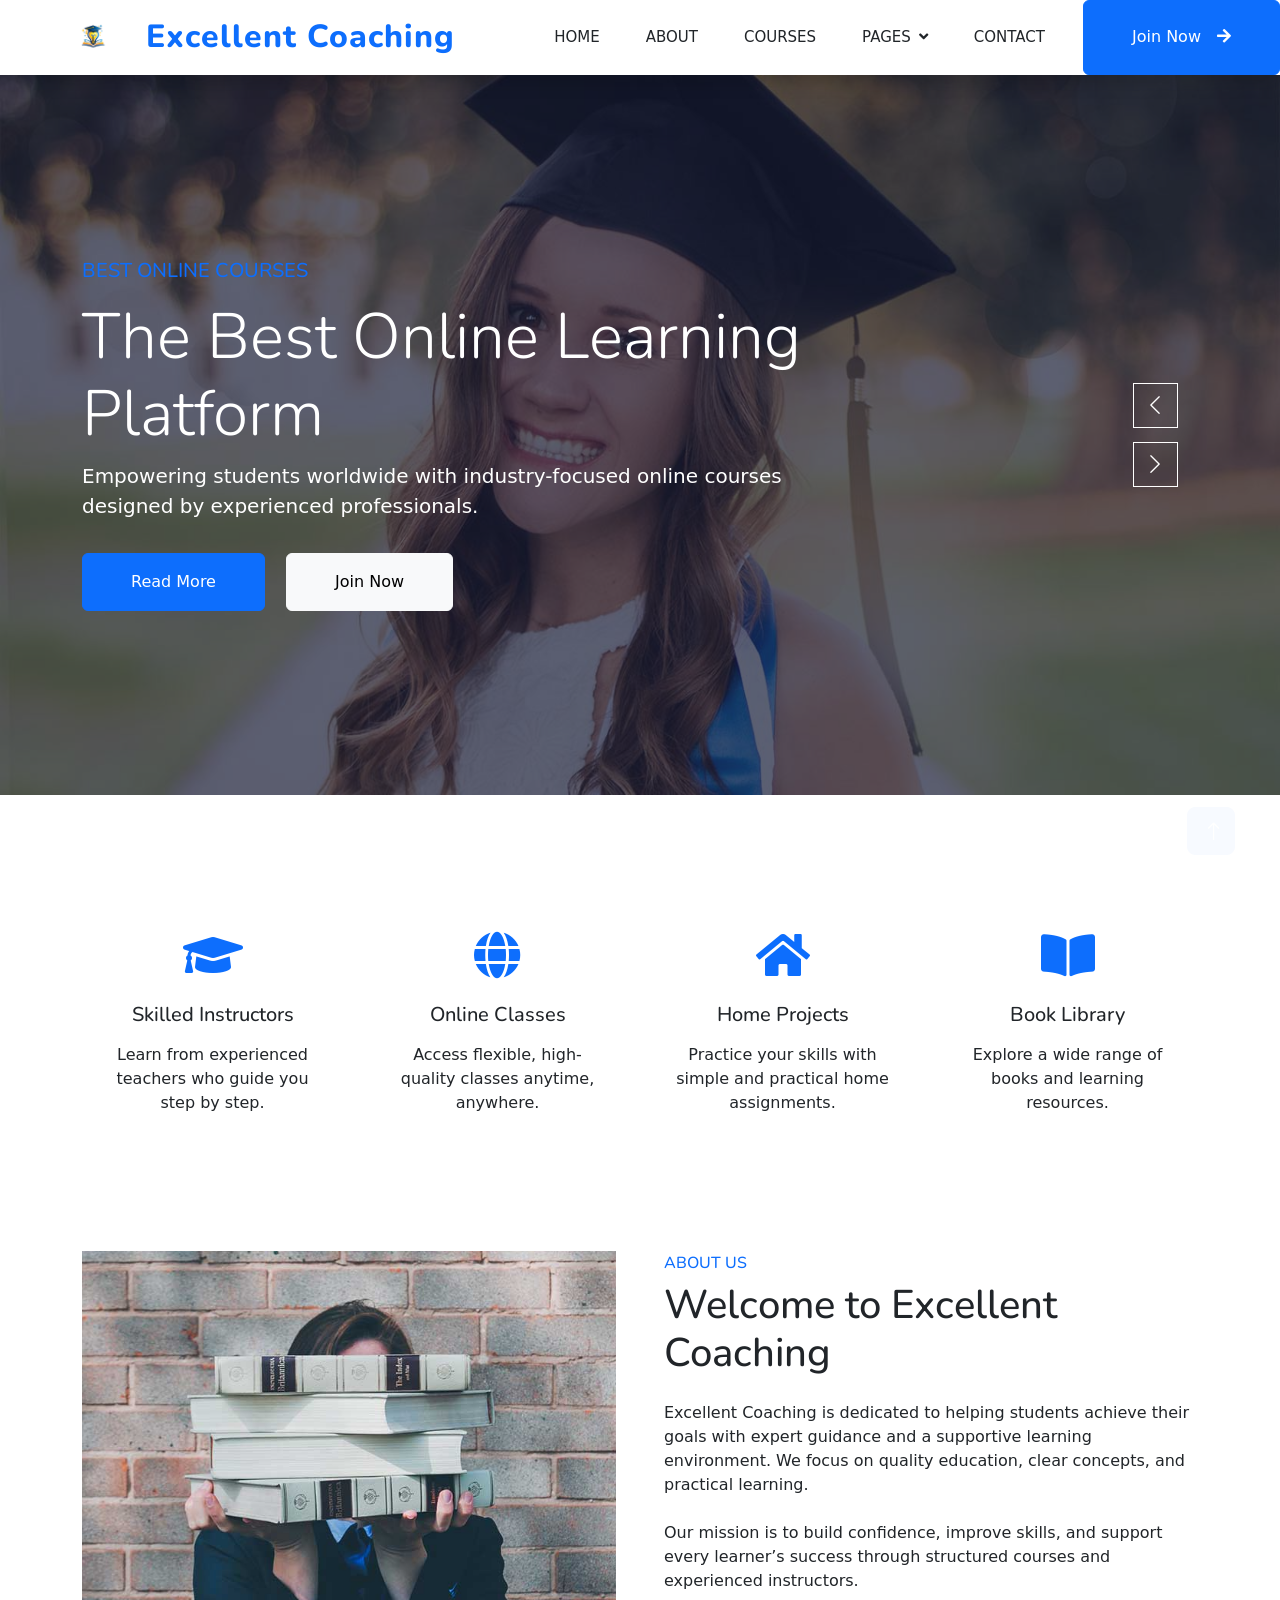
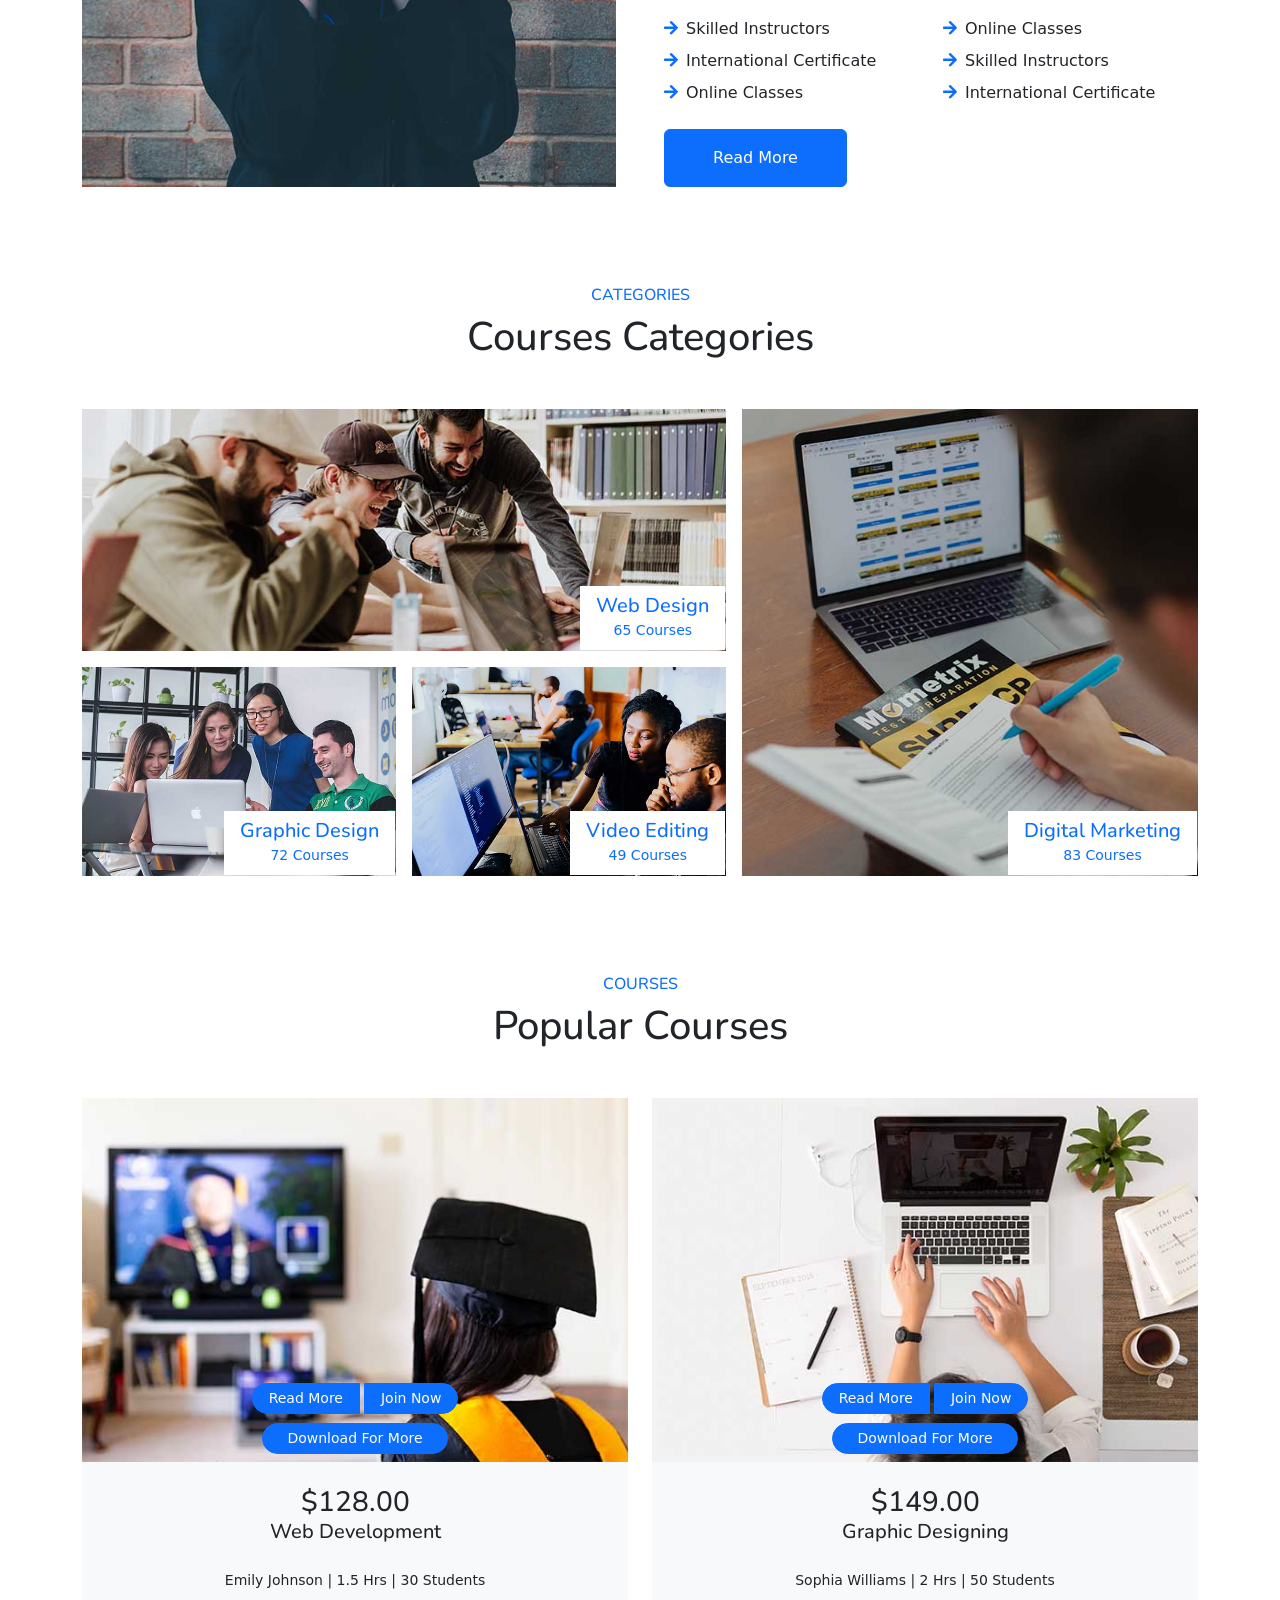
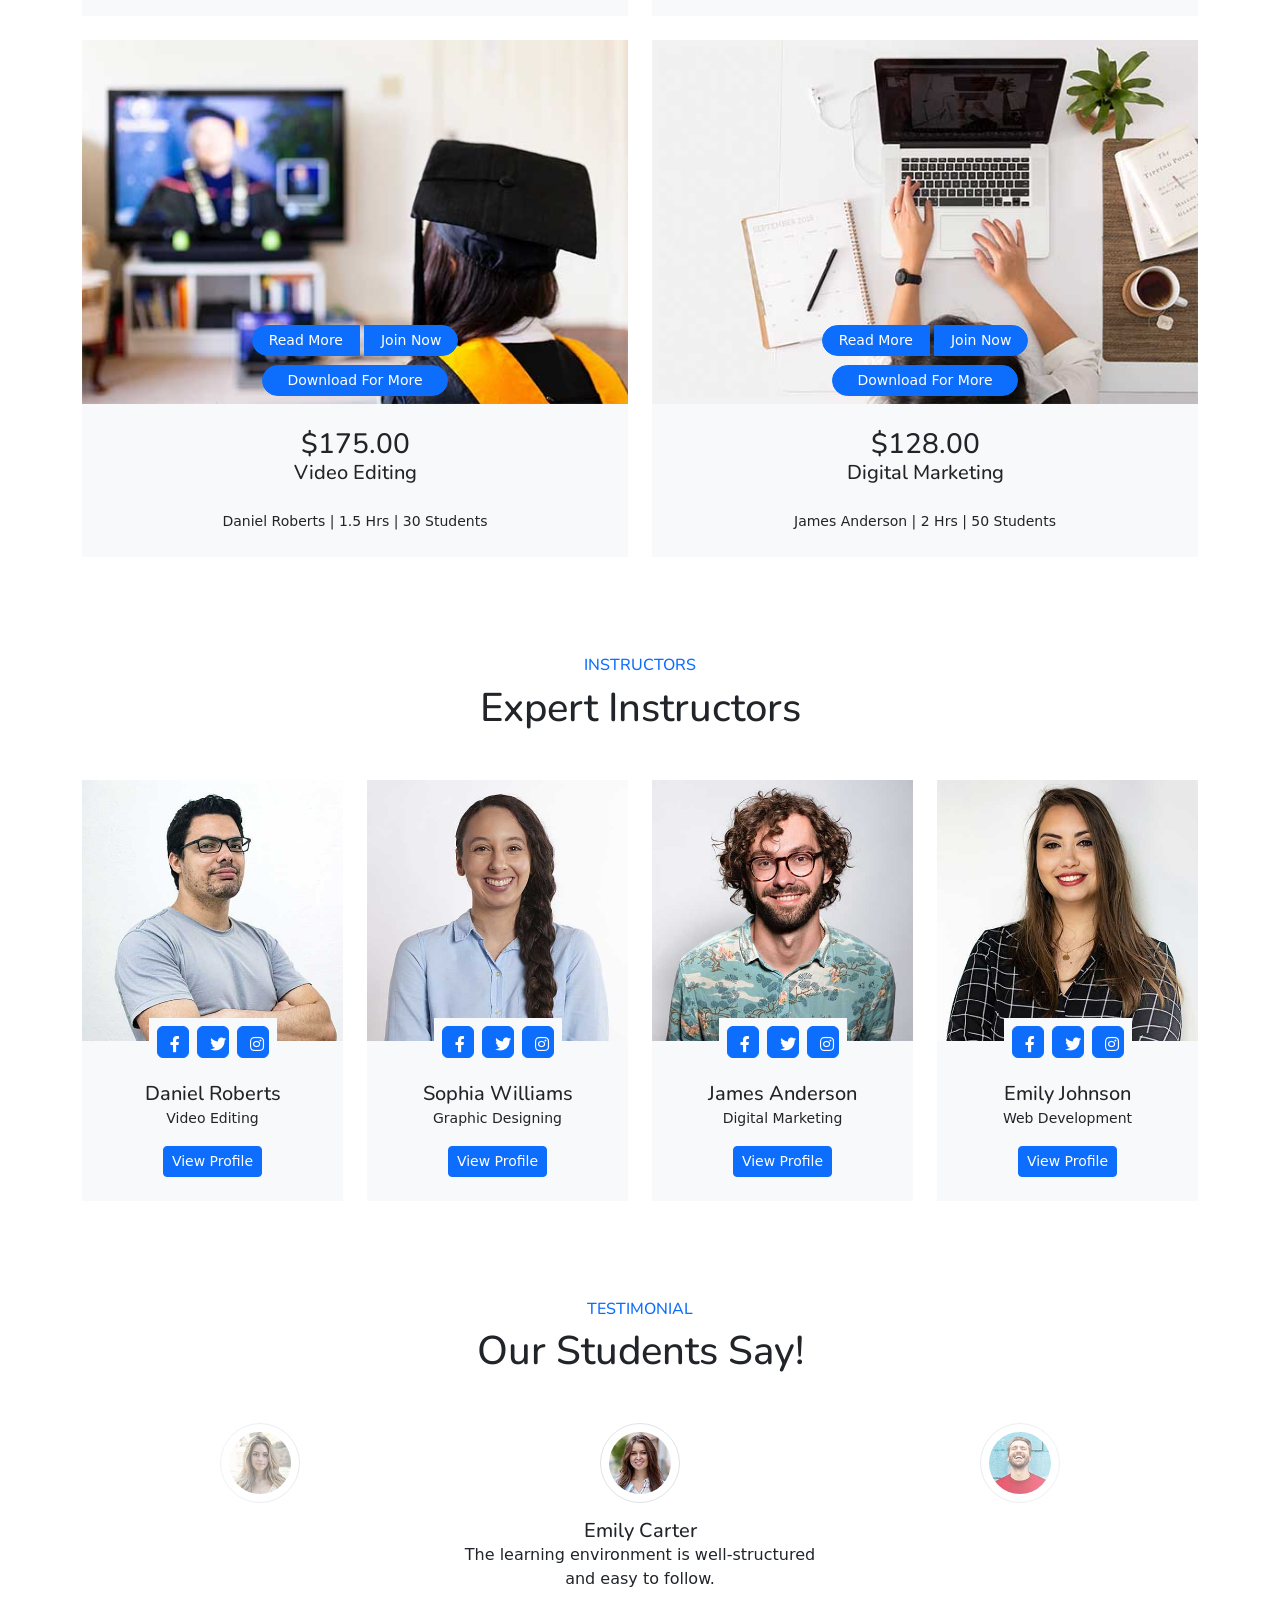
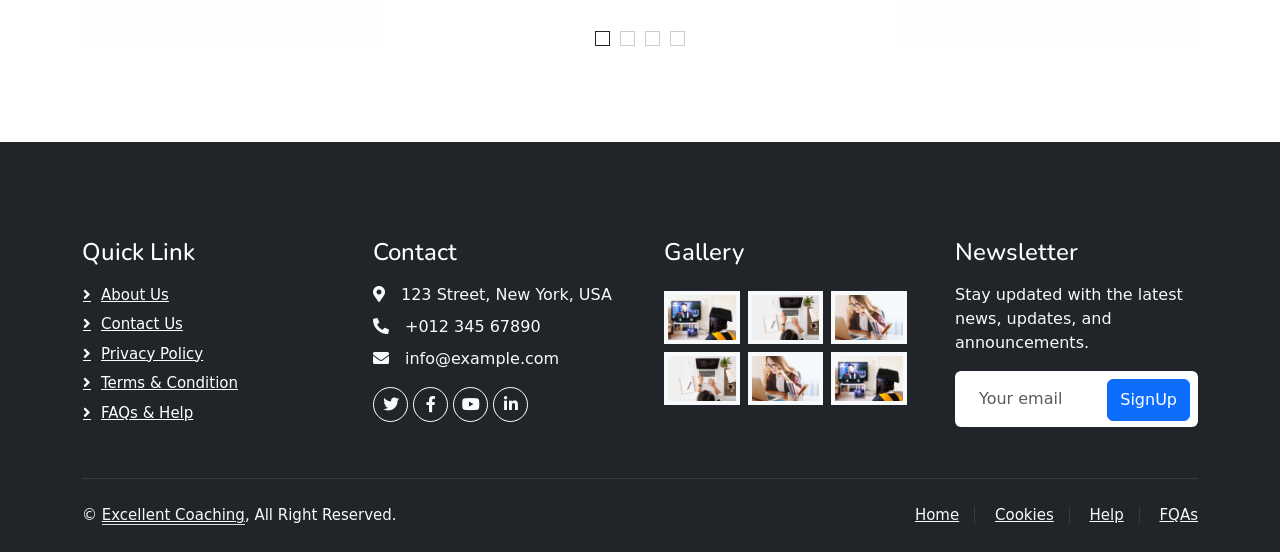
<file: index.html>
<!DOCTYPE html>
<html lang="en">

<head>
    <meta charset="utf-8">
    <title>Excellent Coaching</title>
    <meta content="width=device-width, initial-scale=1.0" name="viewport">
    <meta content="" name="keywords">
    <meta content="" name="description">

    <!-- Favicon -->
    <link href="img/favicon.ico" rel="icon">

    <!-- Google Web Fonts -->
    <link rel="preconnect" href="https://fonts.googleapis.com">
    <link rel="preconnect" href="https://fonts.gstatic.com" crossorigin>
    <link
        href="https://fonts.googleapis.com/css2?family=Heebo:wght@400;500;600&family=Nunito:wght@600;700;800&display=swap"
        rel="stylesheet">

    <!-- Icon Font Stylesheet -->
    <link href="https://cdnjs.cloudflare.com/ajax/libs/font-awesome/5.10.0/css/all.min.css" rel="stylesheet">
    <link href="https://cdn.jsdelivr.net/npm/bootstrap-icons@1.4.1/font/bootstrap-icons.css" rel="stylesheet">

    <!-- Libraries Stylesheet -->
    <link href="lib/animate/animate.min.css" rel="stylesheet">
    <link href="lib/owlcarousel/assets/owl.carousel.min.css" rel="stylesheet">

    <!-- Customized Bootstrap Stylesheet -->
    <link href="css/bootstrap.min.css" rel="stylesheet">

    <!-- Template Stylesheet -->
    <link href="css/style.css" rel="stylesheet">
</head>

<body>
    <!-- Spinner Start -->
    <div id="spinner"
        class="show bg-white position-fixed translate-middle w-100 vh-100 top-50 start-50 d-flex align-items-center justify-content-center">
        <div class="spinner-border text-primary" style="width: 3rem; height: 3rem;" role="status">
            <span class="sr-only">Loading...</span>
        </div>
    </div>
    <!-- Spinner End -->

    <!-- Navbar Start -->
    <nav class="navbar navbar-expand-lg bg-white navbar-light shadow sticky-top p-0">
        <a href="index.html" class="navbar-brand d-flex align-items-center px-4 px-lg-5">
            <img src="img/logo.png" alt="Logo" style="height: 60px;" class="me-2">

            <h2 class="m-0 text-primary">
                <strong style="font-weight: 800; letter-spacing: 1px;">Excellent Coaching</strong>
            </h2>
        </a>

        <button type="button" class="navbar-toggler me-4" data-bs-toggle="collapse" data-bs-target="#navbarCollapse">
            <span class="navbar-toggler-icon"></span>
        </button>
        <div class="collapse navbar-collapse" id="navbarCollapse">
            <div class="navbar-nav ms-auto p-4 p-lg-0">
                <a href="index.html" class="nav-item nav-link active">Home</a>
                <a href="about.html" class="nav-item nav-link">About</a>
                <a href="courses.html" class="nav-item nav-link">Courses</a>
                <div class="nav-item dropdown">
                    <a href="#" class="nav-link dropdown-toggle" data-bs-toggle="dropdown">Pages</a>
                    <div class="dropdown-menu fade-down m-0">
                        <a href="team.html" class="dropdown-item">Our Team</a>
                        <a href="testimonial.html" class="dropdown-item">Testimonial</a>

                    </div>
                </div>
                <a href="contact.html" class="nav-item nav-link">Contact</a>
            </div>
            <a href="login.html" class="btn btn-primary py-4 px-lg-5 d-none d-lg-block">Join Now<i
                    class="fa fa-arrow-right ms-3"></i></a>
        </div>
    </nav>
    <!-- Navbar end -->

    <!-- Carousel Start -->
    <div class="container-fluid p-0 mb-5">
        <div class="owl-carousel header-carousel position-relative">
            <div class="owl-carousel-item position-relative">
                <img class="img-fluid" src="img/carousel-1.jpg" alt="">
                <div class="position-absolute top-0 start-0 w-100 h-100 d-flex align-items-center"
                    style="background: rgba(24, 29, 56, .7);">
                    <div class="container">
                        <div class="row justify-content-start">
                            <div class="col-sm-10 col-lg-8">
                                <h5 class="text-primary text-uppercase mb-3 animated slideInDown">Best Online Courses
                                </h5>
                                <h1 class="display-3 text-white animated slideInDown">The Best Online Learning Platform
                                </h1>
                                <p class="fs-5 text-white mb-4 pb-2">Empowering students worldwide with industry-focused
                                    online courses designed by experienced professionals. </p>
                                <a href="login2.html"
                                    class="btn btn-primary py-md-3 px-md-5 me-3 animated slideInLeft">Read
                                    More</a>
                                <a href="login.html" class="btn btn-light py-md-3 px-md-5 animated slideInRight">Join
                                    Now</a>
                            </div>
                        </div>
                    </div>
                </div>
            </div>
            <div class="owl-carousel-item position-relative">
                <img class="img-fluid" src="img/carousel-2.jpg" alt="">
                <div class="position-absolute top-0 start-0 w-100 h-100 d-flex align-items-center"
                    style="background: rgba(24, 29, 56, .7);">
                    <div class="container">
                        <div class="row justify-content-start">
                            <div class="col-sm-10 col-lg-8">
                                <h5 class="text-primary text-uppercase mb-3 animated slideInDown">Best Online Courses
                                </h5>
                                <h1 class="display-3 text-white animated slideInDown">Get Educated Online From Your Home
                                </h1>
                                <p class="fs-5 text-white mb-4 pb-2">Learn from industry experts through high-quality
                                    online courses built for real-world success. Our platform offers flexible learning,
                                    practical knowledge, and career-focused training for students across the globe.</p>
                                <a href="login2.html"
                                    class="btn btn-primary py-md-3 px-md-5 me-3 animated slideInLeft">Read
                                    More</a>
                                <a href="login.html" class="btn btn-light py-md-3 px-md-5 animated slideInRight">Join
                                    Now</a>
                            </div>
                        </div>
                    </div>
                </div>
            </div>
        </div>
    </div>
    <!-- Carousel End -->


    <!-- Service Start -->
    <div class="container-xxl py-5">
        <div class="container">
            <div class="row g-4">
                <div class="col-lg-3 col-sm-6 wow fadeInUp" data-wow-delay="0.1s">
                    <div class="service-item text-center pt-3">
                        <div class="p-4">
                            <i class="fa fa-3x fa-graduation-cap text-primary mb-4"></i>
                            <h5 class="mb-3">Skilled Instructors</h5>
                            <p>Learn from experienced teachers who guide you step by step.</p>
                        </div>
                    </div>
                </div>
                <div class="col-lg-3 col-sm-6 wow fadeInUp" data-wow-delay="0.3s">
                    <div class="service-item text-center pt-3">
                        <div class="p-4">
                            <i class="fa fa-3x fa-globe text-primary mb-4"></i>
                            <h5 class="mb-3">Online Classes</h5>
                            <p>Access flexible, high-quality classes anytime, anywhere.</p>
                        </div>
                    </div>
                </div>
                <div class="col-lg-3 col-sm-6 wow fadeInUp" data-wow-delay="0.5s">
                    <div class="service-item text-center pt-3">
                        <div class="p-4">
                            <i class="fa fa-3x fa-home text-primary mb-4"></i>
                            <h5 class="mb-3">Home Projects</h5>
                            <p>Practice your skills with simple and practical home assignments.</p>
                        </div>
                    </div>
                </div>
                <div class="col-lg-3 col-sm-6 wow fadeInUp" data-wow-delay="0.7s">
                    <div class="service-item text-center pt-3">
                        <div class="p-4">
                            <i class="fa fa-3x fa-book-open text-primary mb-4"></i>
                            <h5 class="mb-3">Book Library</h5>
                            <p>Explore a wide range of books and learning resources.</p>
                        </div>
                    </div>
                </div>
            </div>
        </div>
    </div>
    <!-- Service End -->


    <!-- About Start -->
    <div class="container-xxl py-5">
        <div class="container">
            <div class="row g-5">
                <div class="col-lg-6 wow fadeInUp" data-wow-delay="0.1s" style="min-height: 400px;">
                    <div class="position-relative h-100">
                        <img class="img-fluid position-absolute w-100 h-100" src="img/about.jpg" alt=""
                            style="object-fit: cover;">
                    </div>
                </div>
                <div class="col-lg-6 wow fadeInUp" data-wow-delay="0.3s">
                    <h6 class="section-title bg-white text-start text-primary pe-3">About Us</h6>
                    <h1 class="mb-4">Welcome to Excellent Coaching</h1>
                    <p class="mb-4">Excellent Coaching is dedicated to helping students achieve their goals with expert
                        guidance and a supportive learning environment. We focus on quality education, clear concepts,
                        and practical learning.</p>
                    <p class="mb-4">Our mission is to build confidence, improve skills, and support every learner’s
                        success through structured courses and experienced instructors.
                    </p>
                    <div class="row gy-2 gx-4 mb-4">
                        <div class="col-sm-6">
                            <p class="mb-0"><i class="fa fa-arrow-right text-primary me-2"></i>Skilled Instructors</p>
                        </div>
                        <div class="col-sm-6">
                            <p class="mb-0"><i class="fa fa-arrow-right text-primary me-2"></i>Online Classes</p>
                        </div>
                        <div class="col-sm-6">
                            <p class="mb-0"><i class="fa fa-arrow-right text-primary me-2"></i>International Certificate
                            </p>
                        </div>
                        <div class="col-sm-6">
                            <p class="mb-0"><i class="fa fa-arrow-right text-primary me-2"></i>Skilled Instructors</p>
                        </div>
                        <div class="col-sm-6">
                            <p class="mb-0"><i class="fa fa-arrow-right text-primary me-2"></i>Online Classes</p>
                        </div>
                        <div class="col-sm-6">
                            <p class="mb-0"><i class="fa fa-arrow-right text-primary me-2"></i>International Certificate
                            </p>
                        </div>
                    </div>
                    <a href="login2.html" class="btn btn-primary py-md-3 px-md-5 me-3 animated slideInLeft">Read
                        More</a>
                </div>
            </div>
        </div>
    </div>
    <!-- About End -->


    <!-- Categories Start -->
    <div class="container-xxl py-5 category">
        <div class="container">
            <div class="text-center wow fadeInUp" data-wow-delay="0.1s">
                <h6 class="section-title bg-white text-center text-primary px-3">Categories</h6>
                <h1 class="mb-5">Courses Categories</h1>
            </div>
            <div class="row g-3">
                <div class="col-lg-7 col-md-6">
                    <div class="row g-3">
                        <div class="col-lg-12 col-md-12 wow zoomIn" data-wow-delay="0.1s">
                            <a class="position-relative d-block overflow-hidden" href="">
                                <img class="img-fluid" src="img/cat-1.jpg" alt="">
                                <div class="bg-white text-center position-absolute bottom-0 end-0 py-2 px-3"
                                    style="margin: 1px;">
                                    <h5 class="m-0">Web Design</h5>
                                    <small class="text-primary">65 Courses</small>
                                </div>
                            </a>
                        </div>
                        <div class="col-lg-6 col-md-12 wow zoomIn" data-wow-delay="0.3s">
                            <a class="position-relative d-block overflow-hidden" href="">
                                <img class="img-fluid" src="img/cat-2.jpg" alt="">
                                <div class="bg-white text-center position-absolute bottom-0 end-0 py-2 px-3"
                                    style="margin: 1px;">
                                    <h5 class="m-0">Graphic Design</h5>
                                    <small class="text-primary">72 Courses</small>
                                </div>
                            </a>
                        </div>
                        <div class="col-lg-6 col-md-12 wow zoomIn" data-wow-delay="0.5s">
                            <a class="position-relative d-block overflow-hidden" href="">
                                <img class="img-fluid" src="img/cat-3.jpg" alt="">
                                <div class="bg-white text-center position-absolute bottom-0 end-0 py-2 px-3"
                                    style="margin: 1px;">
                                    <h5 class="m-0">Video Editing</h5>
                                    <small class="text-primary">49 Courses</small>
                                </div>
                            </a>
                        </div>
                    </div>
                </div>
                <div class="col-lg-5 col-md-6 wow zoomIn" data-wow-delay="0.7s" style="min-height: 350px;">
                    <a class="position-relative d-block h-100 overflow-hidden" href="">
                        <img class="img-fluid position-absolute w-100 h-100" src="img/cat-4.jpg" alt=""
                            style="object-fit: cover;">
                        <div class="bg-white text-center position-absolute bottom-0 end-0 py-2 px-3"
                            style="margin:  1px;">
                            <h5 class="m-0">Digital Marketing</h5>
                            <small class="text-primary">83 Courses</small>
                        </div>
                    </a>
                </div>
            </div>
        </div>
    </div>
    <!DOCTYPE html>
    <html lang="en">

    <head>
        <meta charset="utf-8">
        <meta content="width=device-width, initial-scale=1.0" name="viewport">

        <link
            href="https://fonts.googleapis.com/css2?family=Heebo:wght@400;500;600&family=Nunito:wght@600;700;800&display=swap"
            rel="stylesheet">

        <link href="https://cdnjs.cloudflare.com/ajax/libs/font-awesome/5.10.0/css/all.min.css" rel="stylesheet">
        <link href="https://cdn.jsdelivr.net/npm/bootstrap-icons@1.4.1/font/bootstrap-icons.css" rel="stylesheet">
        <link href="https://cdn.jsdelivr.net/npm/bootstrap@5.0.0/dist/css/bootstrap.min.css" rel="stylesheet">

        <style>
            .course-item img {
                transition: .5s;
            }

            .course-item:hover img {
                transform: scale(1.1);
            }

            .section-title {
                position: relative;
                display: inline-block;
                text-transform: uppercase;
            }
        </style>
    </head>

    <body>

        <div class="container-xxl py-5">
            <div class="container">

                <div class="text-center">
                    <h6 class="section-title bg-white text-center text-primary px-3">Courses</h6>
                    <h1 class="mb-5">Popular Courses</h1>
                </div>

                <!-- ROW START -->
                <div class="row g-4 justify-content-center">

                    <!-- Web Development -->
                    <div class="col-lg-6 col-md-6">
                        <div class="course-item bg-light">
                            <div class="position-relative overflow-hidden">
                                <img class="img-fluid" src="img/course-1.jpg" alt="Web Development">

                                <div
                                    class="w-100 d-flex justify-content-center position-absolute bottom-0 start-0 mb-5">
                                    <a href="course-detail.html?id=web" class="btn btn-sm btn-primary px-3 me-1"
                                        style="border-radius: 30px 0 0 30px;">Read More</a>

                                    <a href="/login.html" class="btn btn-sm btn-primary px-3"
                                        style="border-radius: 0 30px 30px 0;">Join Now</a>
                                </div>

                                <div
                                    class="w-100 d-flex justify-content-center position-absolute bottom-0 start-0 mb-2">
                                    <a href="/Documentation/Web_Design_&_Development.docx" download
                                        class="btn btn-sm btn-primary px-4" style="border-radius: 30px;">Download For
                                        More</a>
                                </div>
                            </div>

                            <div class="text-center p-4">
                                <h3 class="mb-0">$128.00</h3>
                                <h5 class="mb-4">Web Development</h5>
                                <small>Emily Johnson | 1.5 Hrs | 30 Students</small>
                            </div>
                        </div>
                    </div>

                    <!-- Graphic Designing -->
                    <div class="col-lg-6 col-md-6">
                        <div class="course-item bg-light">
                            <div class="position-relative overflow-hidden">
                                <img class="img-fluid" src="img/course-2.jpg" alt="Graphic Design">

                                <div
                                    class="w-100 d-flex justify-content-center position-absolute bottom-0 start-0 mb-5">
                                    <a href="course-detail.html?id=graphic" class="btn btn-sm btn-primary px-3 me-1"
                                        style="border-radius: 30px 0 0 30px;">Read More</a>

                                    <a href="/login.html" class="btn btn-sm btn-primary px-3"
                                        style="border-radius: 0 30px 30px 0;">Join Now</a>
                                </div>

                                <div
                                    class="w-100 d-flex justify-content-center position-absolute bottom-0 start-0 mb-2">
                                    <a href="/Documentation/Graphic_Design_&_Development.docx" download
                                        class="btn btn-sm btn-primary px-4" style="border-radius: 30px;">Download For
                                        More</a>
                                </div>
                            </div>

                            <div class="text-center p-4">
                                <h3 class="mb-0">$149.00</h3>
                                <h5 class="mb-4">Graphic Designing</h5>
                                <small>Sophia Williams | 2 Hrs | 50 Students</small>
                            </div>
                        </div>
                    </div>

                    <!-- Video Editing -->
                    <div class="col-lg-6 col-md-6">
                        <div class="course-item bg-light">
                            <div class="position-relative overflow-hidden">
                                <img class="img-fluid" src="img/course-1.jpg" alt="Video Editing">

                                <div
                                    class="w-100 d-flex justify-content-center position-absolute bottom-0 start-0 mb-5">
                                    <a href="course-detail.html?id=video" class="btn btn-sm btn-primary px-3 me-1"
                                        style="border-radius: 30px 0 0 30px;">Read More</a>

                                    <a href="/login.html" class="btn btn-sm btn-primary px-3"
                                        style="border-radius: 0 30px 30px 0;">Join Now</a>
                                </div>

                                <div
                                    class="w-100 d-flex justify-content-center position-absolute bottom-0 start-0 mb-2">
                                    <a href="/Documentation/Video_Editing_&_Production.docx" download
                                        class="btn btn-sm btn-primary px-4" style="border-radius: 30px;">Download For
                                        More</a>
                                </div>
                            </div>

                            <div class="text-center p-4">
                                <h3 class="mb-0">$175.00</h3>
                                <h5 class="mb-4">Video Editing</h5>
                                <small>Daniel Roberts | 1.5 Hrs | 30 Students</small>
                            </div>
                        </div>
                    </div>

                    <!-- Digital Marketing -->
                    <div class="col-lg-6 col-md-6">
                        <div class="course-item bg-light">
                            <div class="position-relative overflow-hidden">
                                <img class="img-fluid" src="img/course-2.jpg" alt="Digital Marketing">

                                <div
                                    class="w-100 d-flex justify-content-center position-absolute bottom-0 start-0 mb-5">
                                    <a href="course-detail.html?id=digital" class="btn btn-sm btn-primary px-3 me-1"
                                        style="border-radius: 30px 0 0 30px;">Read More</a>

                                    <a href="/login.html" class="btn btn-sm btn-primary px-3"
                                        style="border-radius: 0 30px 30px 0;">Join Now</a>
                                </div>

                                <div
                                    class="w-100 d-flex justify-content-center position-absolute bottom-0 start-0 mb-2">
                                    <a href="/Documentation/Digital_Marketing.docx" download
                                        class="btn btn-sm btn-primary px-4" style="border-radius: 30px;">Download For
                                        More</a>
                                </div>
                            </div>

                            <div class="text-center p-4">
                                <h3 class="mb-0">$128.00</h3>
                                <h5 class="mb-4">Digital Marketing</h5>
                                <small>James Anderson | 2 Hrs | 50 Students</small>
                            </div>
                        </div>
                    </div>

                </div>
                <!-- ROW END -->

            </div>
        </div>

    </body>

    </html>


    <!-- Team Start -->
    <div class="container-xxl py-5">
        <div class="container">
            <div class="text-center wow fadeInUp" data-wow-delay="0.1s">
                <h6 class="section-title bg-white text-center text-primary px-3">Instructors</h6>
                <h1 class="mb-5">Expert Instructors</h1>
            </div>

            <div class="row g-4">

                <!-- Instructor 1 -->
                <div class="col-lg-3 col-md-6 wow fadeInUp" data-wow-delay="0.1s">
                    <div class="team-item bg-light">
                        <div class="overflow-hidden">
                            <img class="img-fluid" src="img/team-1.jpg" alt="">
                        </div>

                        <div class="position-relative d-flex justify-content-center" style="margin-top: -23px;">
                            <div class="bg-light d-flex justify-content-center pt-2 px-1">
                                <a class="btn btn-sm-square btn-primary mx-1" href="#"><i
                                        class="fab fa-facebook-f"></i></a>
                                <a class="btn btn-sm-square btn-primary mx-1" href="#"><i
                                        class="fab fa-twitter"></i></a>
                                <a class="btn btn-sm-square btn-primary mx-1" href="#"><i
                                        class="fab fa-instagram"></i></a>
                            </div>
                        </div>

                        <div class="text-center p-4">
                            <h5 class="mb-0">Daniel Roberts</h5>
                            <small>Video Editing</small>
                            <div class="mt-3">
                                <a href="daniel.html" class="btn btn-primary btn-sm">View Profile</a>
                            </div>
                        </div>
                    </div>
                </div>

                <!-- Instructor 2 -->
                <div class="col-lg-3 col-md-6 wow fadeInUp" data-wow-delay="0.3s">
                    <div class="team-item bg-light">
                        <div class="overflow-hidden">
                            <img class="img-fluid" src="img/team-2.jpg" alt="">
                        </div>

                        <div class="position-relative d-flex justify-content-center" style="margin-top: -23px;">
                            <div class="bg-light d-flex justify-content-center pt-2 px-1">
                                <a class="btn btn-sm-square btn-primary mx-1" href="#"><i
                                        class="fab fa-facebook-f"></i></a>
                                <a class="btn btn-sm-square btn-primary mx-1" href="#"><i
                                        class="fab fa-twitter"></i></a>
                                <a class="btn btn-sm-square btn-primary mx-1" href="#"><i
                                        class="fab fa-instagram"></i></a>
                            </div>
                        </div>

                        <div class="text-center p-4">
                            <h5 class="mb-0">Sophia Williams</h5>
                            <small>Graphic Designing</small>
                            <div class="mt-3">
                                <a href="sophia.html" class="btn btn-primary btn-sm">View Profile</a>
                            </div>
                        </div>
                    </div>
                </div>

                <!-- Instructor 3 -->
                <div class="col-lg-3 col-md-6 wow fadeInUp" data-wow-delay="0.5s">
                    <div class="team-item bg-light">
                        <div class="overflow-hidden">
                            <img class="img-fluid" src="img/team-3.jpg" alt="">
                        </div>

                        <div class="position-relative d-flex justify-content-center" style="margin-top: -23px;">
                            <div class="bg-light d-flex justify-content-center pt-2 px-1">
                                <a class="btn btn-sm-square btn-primary mx-1" href="#"><i
                                        class="fab fa-facebook-f"></i></a>
                                <a class="btn btn-sm-square btn-primary mx-1" href="#"><i
                                        class="fab fa-twitter"></i></a>
                                <a class="btn btn-sm-square btn-primary mx-1" href="#"><i
                                        class="fab fa-instagram"></i></a>
                            </div>
                        </div>

                        <div class="text-center p-4">
                            <h5 class="mb-0">James Anderson</h5>
                            <small>Digital Marketing</small>
                            <div class="mt-3">
                                <a href="james.html" class="btn btn-primary btn-sm">View Profile</a>
                            </div>
                        </div>
                    </div>
                </div>

                <!-- Instructor 4 -->
                <div class="col-lg-3 col-md-6 wow fadeInUp" data-wow-delay="0.7s">
                    <div class="team-item bg-light">
                        <div class="overflow-hidden">
                            <img class="img-fluid" src="img/team-4.jpg" alt="">
                        </div>

                        <div class="position-relative d-flex justify-content-center" style="margin-top: -23px;">
                            <div class="bg-light d-flex justify-content-center pt-2 px-1">
                                <a class="btn btn-sm-square btn-primary mx-1" href="#"><i
                                        class="fab fa-facebook-f"></i></a>
                                <a class="btn btn-sm-square btn-primary mx-1" href="#"><i
                                        class="fab fa-twitter"></i></a>
                                <a class="btn btn-sm-square btn-primary mx-1" href="#"><i
                                        class="fab fa-instagram"></i></a>
                            </div>
                        </div>

                        <div class="text-center p-4">
                            <h5 class="mb-0">Emily Johnson</h5>
                            <small>Web Development</small>
                            <div class="mt-3">
                                <a href="emily.html" class="btn btn-primary btn-sm">View Profile</a>
                            </div>
                        </div>
                    </div>
                </div>

            </div>
        </div>
    </div>
    <!-- Team End -->



    <!-- Testimonial Start -->
    <div class="container-xxl py-5 wow fadeInUp" data-wow-delay="0.1s">
        <div class="container">
            <div class="text-center">
                <h6 class="section-title bg-white text-center text-primary px-3">Testimonial</h6>
                <h1 class="mb-5">Our Students Say!</h1>
            </div>
            <div class="owl-carousel testimonial-carousel position-relative">
                <div class="testimonial-item text-center">
                    <img class="border rounded-circle p-2 mx-auto mb-3" src="img/testimonial-1.jpg"
                        style="width: 80px; height: 80px;">
                    <h5 class="mb-0">Emily Carter</h5>
                    <p>The learning environment is well-structured and easy to follow.</p>

                </div>
                <div class="testimonial-item text-center">
                    <img class="border rounded-circle p-2 mx-auto mb-3" src="img/testimonial-2.jpg"
                        style="width: 80px; height: 80px;">
                    <h5 class="mb-0">Michael Johnson</h5>
                    <p>The instructors are highly professional and very supportive throughout the course.</p>

                </div>
                <div class="testimonial-item text-center">
                    <img class="border rounded-circle p-2 mx-auto mb-3" src="img/testimonial-3.jpg"
                        style="width: 80px; height: 80px;">
                    <h5 class="mb-0">Daniel Smith</h5>
                    <p>The courses are detailed, up-to-date, and focused on real-world applications.</p>

                </div>
                <div class="testimonial-item text-center">
                    <img class="border rounded-circle p-2 mx-auto mb-3" src="img/testimonial-4.jpg"
                        style="width: 80px; height: 80px;">
                    <h5 class="mb-0">Sophia Williams</h5>
                    <p>Excellent coaching with clear explanations and hands-on guidance.</p>

                </div>
            </div>
        </div>
    </div>
    <!-- Testimonial End -->


    <!-- Footer Start -->
    <div class="container-fluid bg-dark text-light footer pt-5 mt-5 wow fadeIn" data-wow-delay="0.1s">
        <div class="container py-5">
            <div class="row g-5">
                <div class="col-lg-3 col-md-6">
                    <h4 class="text-white mb-3">Quick Link</h4>
                    <a class="btn btn-link" href="">About Us</a>
                    <a class="btn btn-link" href="">Contact Us</a>
                    <a class="btn btn-link" href="">Privacy Policy</a>
                    <a class="btn btn-link" href="">Terms & Condition</a>
                    <a class="btn btn-link" href="">FAQs & Help</a>
                </div>
                <div class="col-lg-3 col-md-6">
                    <h4 class="text-white mb-3">Contact</h4>
                    <p class="mb-2"><i class="fa fa-map-marker-alt me-3"></i>123 Street, New York, USA</p>
                    <p class="mb-2"><i class="fa fa-phone-alt me-3"></i>+012 345 67890</p>
                    <p class="mb-2"><i class="fa fa-envelope me-3"></i>info@example.com</p>
                    <div class="d-flex pt-2">
                        <a class="btn btn-outline-light btn-social" href=""><i class="fab fa-twitter"></i></a>
                        <a class="btn btn-outline-light btn-social" href=""><i class="fab fa-facebook-f"></i></a>
                        <a class="btn btn-outline-light btn-social" href=""><i class="fab fa-youtube"></i></a>
                        <a class="btn btn-outline-light btn-social" href=""><i class="fab fa-linkedin-in"></i></a>
                    </div>
                </div>
                <div class="col-lg-3 col-md-6">
                    <h4 class="text-white mb-3">Gallery</h4>
                    <div class="row g-2 pt-2">
                        <div class="col-4">
                            <img class="img-fluid bg-light p-1" src="img/course-1.jpg" alt="">
                        </div>
                        <div class="col-4">
                            <img class="img-fluid bg-light p-1" src="img/course-2.jpg" alt="">
                        </div>
                        <div class="col-4">
                            <img class="img-fluid bg-light p-1" src="img/course-3.jpg" alt="">
                        </div>
                        <div class="col-4">
                            <img class="img-fluid bg-light p-1" src="img/course-2.jpg" alt="">
                        </div>
                        <div class="col-4">
                            <img class="img-fluid bg-light p-1" src="img/course-3.jpg" alt="">
                        </div>
                        <div class="col-4">
                            <img class="img-fluid bg-light p-1" src="img/course-1.jpg" alt="">
                        </div>
                    </div>
                </div>
                <div class="col-lg-3 col-md-6">
                    <h4 class="text-white mb-3">Newsletter</h4>
                    <p>Stay updated with the latest news, updates, and announcements.</p>
                    <div class="position-relative mx-auto" style="max-width: 400px;">
                        <input class="form-control border-0 w-100 py-3 ps-4 pe-5" type="text" placeholder="Your email">
                        <button type="button"
                            class="btn btn-primary py-2 position-absolute top-0 end-0 mt-2 me-2">SignUp</button>
                    </div>
                </div>
            </div>
        </div>
        <div class="container">
            <div class="copyright">
                <div class="row">
                    <div class="col-md-6 text-center text-md-start mb-3 mb-md-0">
                        &copy; <a class="border-bottom" href="#">Excellent Coaching</a>, All Right Reserved.


                    </div>
                    <div class="col-md-6 text-center text-md-end">
                        <div class="footer-menu">
                            <a href="">Home</a>
                            <a href="">Cookies</a>
                            <a href="">Help</a>
                            <a href="">FQAs</a>
                        </div>
                    </div>
                </div>
            </div>
        </div>
    </div>
    <!-- Footer End -->


    <!-- Back to Top -->
    <a href="#" class="btn btn-lg btn-primary btn-lg-square back-to-top"><i class="bi bi-arrow-up"></i></a>


    <!-- JavaScript Libraries -->
    <script src="https://code.jquery.com/jquery-3.4.1.min.js"></script>
    <script src="https://cdn.jsdelivr.net/npm/bootstrap@5.0.0/dist/js/bootstrap.bundle.min.js"></script>
    <script src="lib/wow/wow.min.js"></script>
    <script src="lib/easing/easing.min.js"></script>
    <script src="lib/waypoints/waypoints.min.js"></script>
    <script src="lib/owlcarousel/owl.carousel.min.js"></script>

    <!-- Template Javascript -->
    <script src="js/main.js"></script>
</body>

</html>
</file>
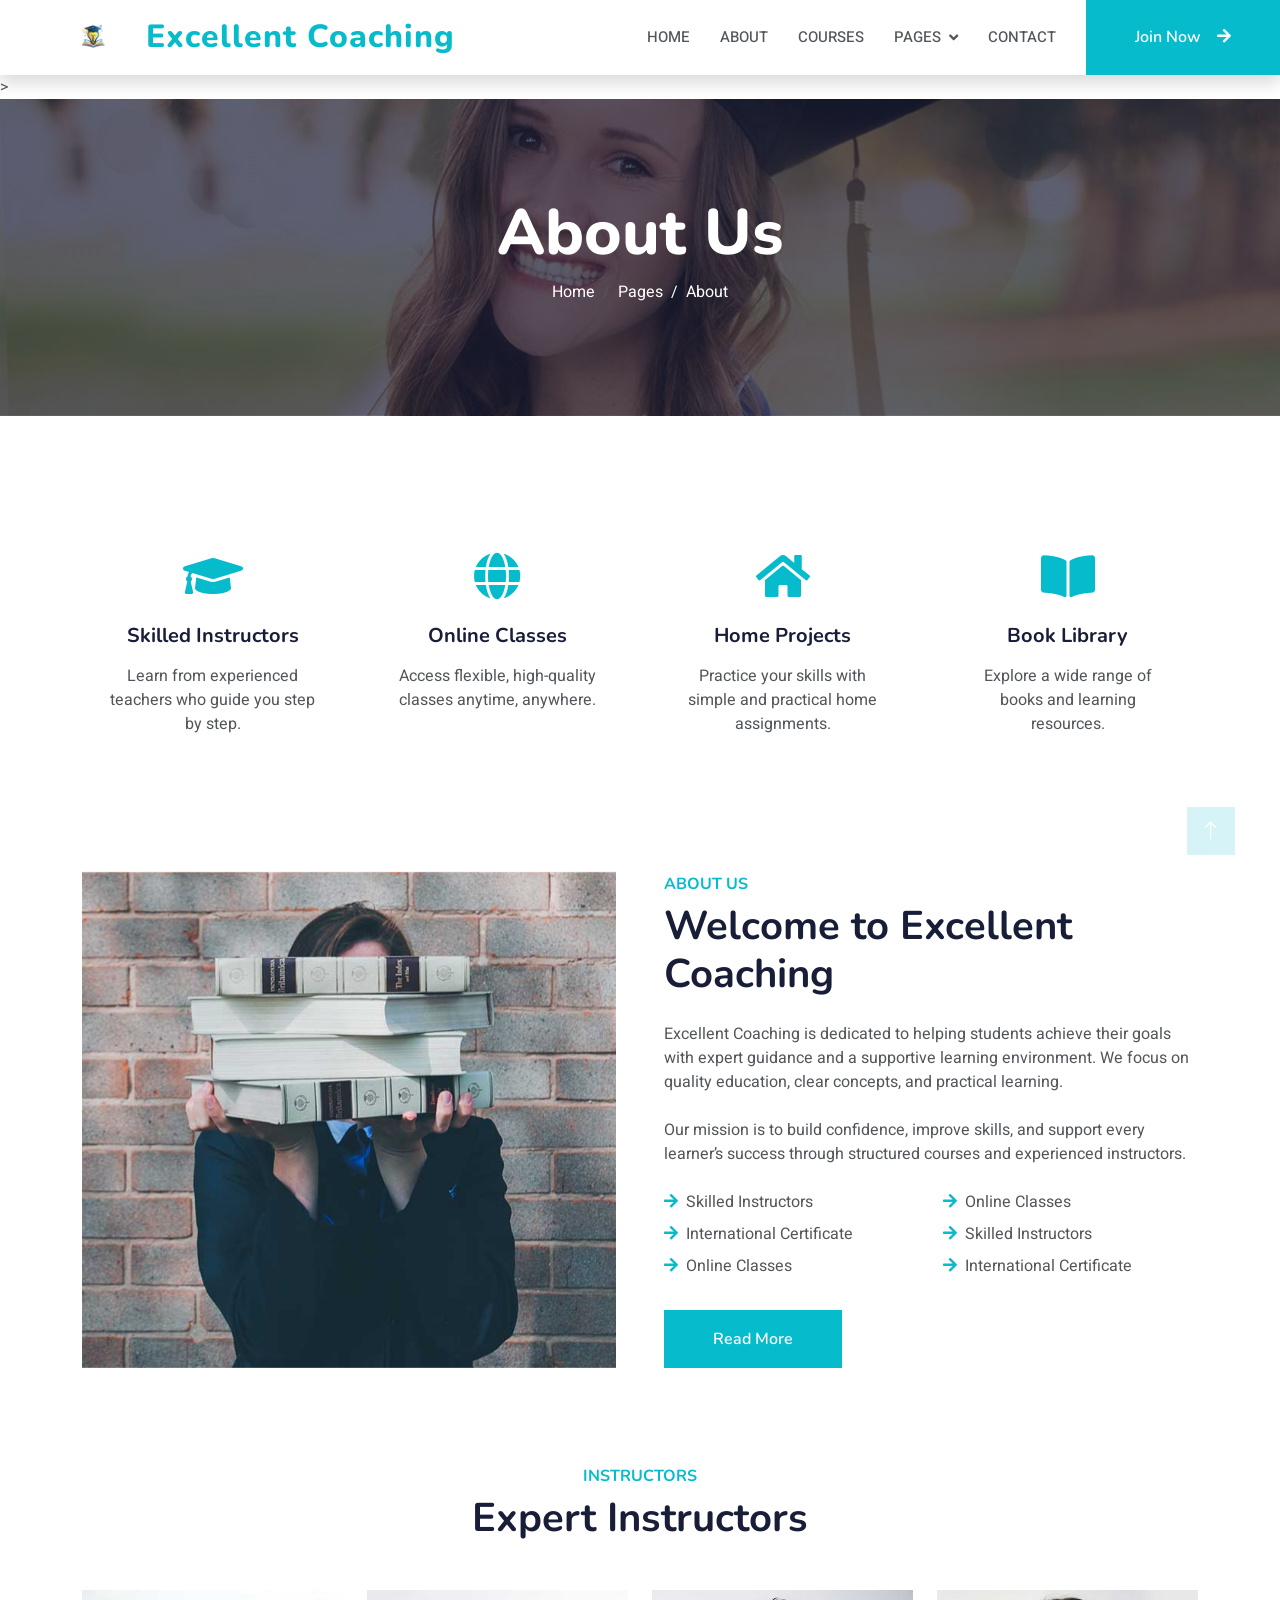
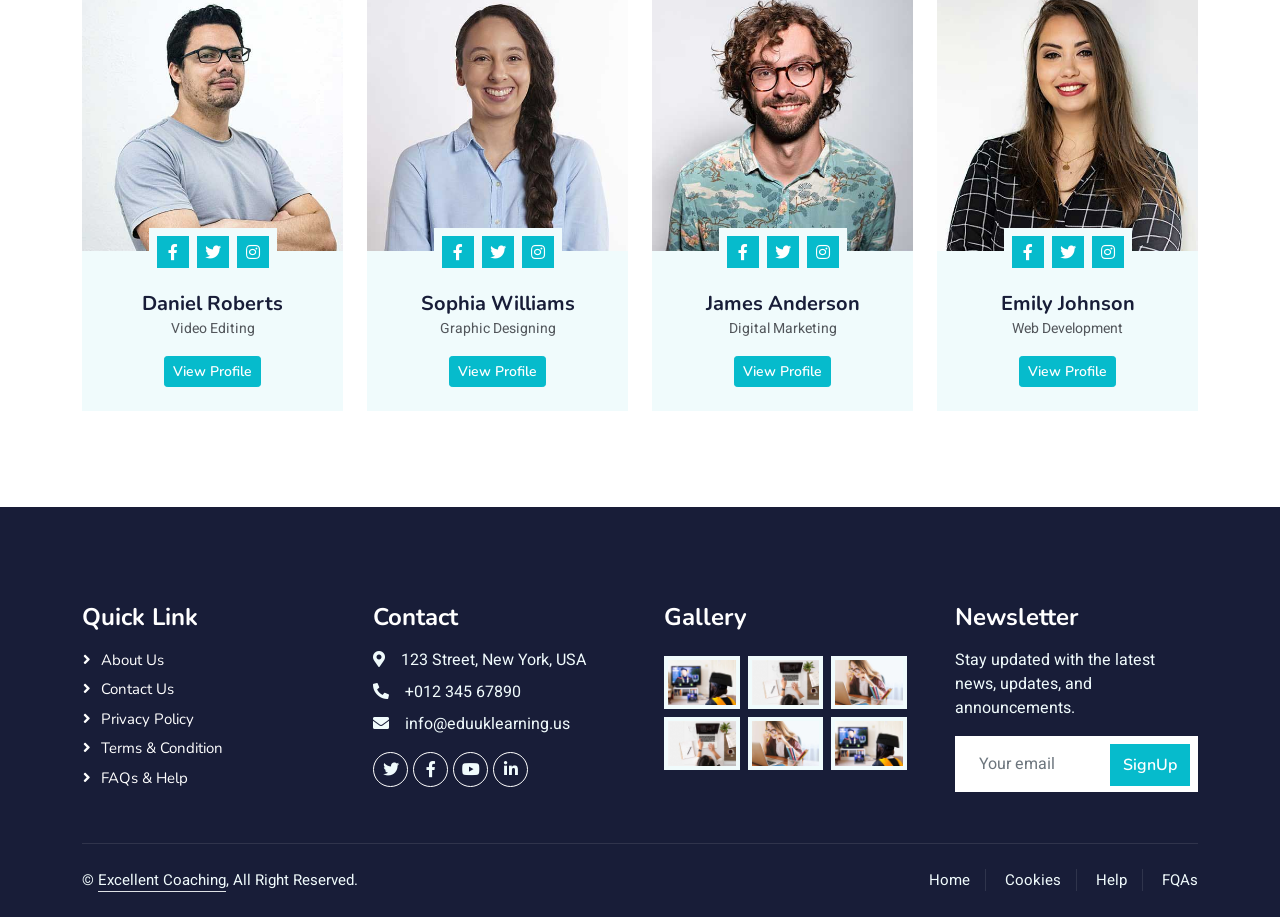
<file: about.html>
<!DOCTYPE html>
<html lang="en">

<head>
    <meta charset="utf-8">
    <title>about</title>
    <meta content="width=device-width, initial-scale=1.0" name="viewport">
    <meta content="" name="keywords">
    <meta content="" name="description">

    <!-- Favicon -->
    <link href="img/favicon.ico" rel="icon">

    <!-- Google Web Fonts -->
    <link rel="preconnect" href="https://fonts.googleapis.com">
    <link rel="preconnect" href="https://fonts.gstatic.com" crossorigin>
    <link href="https://fonts.googleapis.com/css2?family=Heebo:wght@400;500;600&family=Nunito:wght@600;700;800&display=swap" rel="stylesheet">

    <!-- Icon Font Stylesheet -->
    <link href="https://cdnjs.cloudflare.com/ajax/libs/font-awesome/5.10.0/css/all.min.css" rel="stylesheet">
    <link href="https://cdn.jsdelivr.net/npm/bootstrap-icons@1.4.1/font/bootstrap-icons.css" rel="stylesheet">

    <!-- Libraries Stylesheet -->
    <link href="lib/animate/animate.min.css" rel="stylesheet">
    <link href="lib/owlcarousel/assets/owl.carousel.min.css" rel="stylesheet">

    <!-- Customized Bootstrap Stylesheet -->
    <link href="css/bootstrap.min.css" rel="stylesheet">

    <!-- Template Stylesheet -->
    <link href="css/style.css" rel="stylesheet">
</head>

<body>
    <!-- Spinner Start -->
    <div id="spinner" class="show bg-white position-fixed translate-middle w-100 vh-100 top-50 start-50 d-flex align-items-center justify-content-center">
        <div class="spinner-border text-primary" style="width: 3rem; height: 3rem;" role="status">
            <span class="sr-only">Loading...</span>
        </div>
    </div>
    <!-- Spinner End -->


    <nav class="navbar navbar-expand-lg bg-white navbar-light shadow sticky-top p-0">
    <a href="index.html" class="navbar-brand d-flex align-items-center px-4 px-lg-5">
        <img src="img/logo.png" alt="Logo" style="height: 60px;" class="me-2">
        
        <h2 class="m-0 text-primary">
            <strong style="font-weight: 800; letter-spacing: 1px;">Excellent Coaching</strong>
        </h2>
    </a>

    <button type="button" class="navbar-toggler me-4" data-bs-toggle="collapse" data-bs-target="#navbarCollapse">
        <span class="navbar-toggler-icon"></span>
    </button>
    <div class="collapse navbar-collapse" id="navbarCollapse">
        <div class="navbar-nav ms-auto p-4 p-lg-0">
            <a href="index.html" class="nav-item nav-link active">Home</a>
            <a href="about.html" class="nav-item nav-link">About</a>
            <a href="courses.html" class="nav-item nav-link">Courses</a>
            <div class="nav-item dropdown">
                <a href="#" class="nav-link dropdown-toggle" data-bs-toggle="dropdown">Pages</a>
                <div class="dropdown-menu fade-down m-0">
                    <a href="team.html" class="dropdown-item">Our Team</a>
                    <a href="testimonial.html" class="dropdown-item">Testimonial</a>
                
                </div>
            </div>
            <a href="contact.html" class="nav-item nav-link">Contact</a>
        </div>
        <a href="login.html" class="btn btn-primary py-4 px-lg-5 d-none d-lg-block">Join Now<i
                    class="fa fa-arrow-right ms-3"></i></a>
    </div>
</nav>
>


    <!-- Header Start -->
    <div class="container-fluid bg-primary py-5 mb-5 page-header">
        <div class="container py-5">
            <div class="row justify-content-center">
                <div class="col-lg-10 text-center">
                    <h1 class="display-3 text-white animated slideInDown">About Us</h1>
                    <nav aria-label="breadcrumb">
                        <ol class="breadcrumb justify-content-center">
                            <li class="breadcrumb-item"><a class="text-white" href="#">Home</a></li>
                            <li class="breadcrumb-item"><a class="text-white" href="#">Pages</a></li>
                            <li class="breadcrumb-item text-white active" aria-current="page">About</li>
                        </ol>
                    </nav>
                </div>
            </div>
        </div>
    </div>
    <!-- Header End -->


    <!-- Service Start -->
    <div class="container-xxl py-5">
        <div class="container">
            <div class="row g-4">
                <div class="col-lg-3 col-sm-6 wow fadeInUp" data-wow-delay="0.1s">
                    <div class="service-item text-center pt-3">
                        <div class="p-4">
                            <i class="fa fa-3x fa-graduation-cap text-primary mb-4"></i>
                            <h5 class="mb-3">Skilled Instructors</h5>
                            <p>Learn from experienced teachers who guide you step by step.</p>
                        </div>
                    </div>
                </div>
                <div class="col-lg-3 col-sm-6 wow fadeInUp" data-wow-delay="0.3s">
                    <div class="service-item text-center pt-3">
                        <div class="p-4">
                            <i class="fa fa-3x fa-globe text-primary mb-4"></i>
                            <h5 class="mb-3">Online Classes</h5>
                            <p>Access flexible, high-quality classes anytime, anywhere.</p>
                        </div>
                    </div>
                </div>
                <div class="col-lg-3 col-sm-6 wow fadeInUp" data-wow-delay="0.5s">
                    <div class="service-item text-center pt-3">
                        <div class="p-4">
                            <i class="fa fa-3x fa-home text-primary mb-4"></i>
                            <h5 class="mb-3">Home Projects</h5>
                            <p>Practice your skills with simple and practical home assignments.</p>
                        </div>
                    </div>
                </div>
                <div class="col-lg-3 col-sm-6 wow fadeInUp" data-wow-delay="0.7s">
                    <div class="service-item text-center pt-3">
                        <div class="p-4">
                            <i class="fa fa-3x fa-book-open text-primary mb-4"></i>
                            <h5 class="mb-3">Book Library</h5>
                            <p>Explore a wide range of books and learning resources.</p>
                        </div>
                    </div>
                </div>
            </div>
        </div>
    </div>
    <!-- Service End -->


    <!-- About Start -->
    <div class="container-xxl py-5">
        <div class="container">
            <div class="row g-5">
                <div class="col-lg-6 wow fadeInUp" data-wow-delay="0.1s" style="min-height: 400px;">
                    <div class="position-relative h-100">
                        <img class="img-fluid position-absolute w-100 h-100" src="img/about.jpg" alt="" style="object-fit: cover;">
                    </div>
                </div>
                <div class="col-lg-6 wow fadeInUp" data-wow-delay="0.3s">
                    <h6 class="section-title bg-white text-start text-primary pe-3">About Us</h6>
                    <h1 class="mb-4">Welcome to Excellent Coaching</h1>
                    <p class="mb-4">Excellent Coaching is dedicated to helping students achieve their goals with expert guidance and a supportive learning environment. We focus on quality education, clear concepts, and practical learning.</p>
                    <p class="mb-4">Our mission is to build confidence, improve skills, and support every learner’s success through structured courses and experienced instructors.</p>
                    <div class="row gy-2 gx-4 mb-4">
                        <div class="col-sm-6">
                            <p class="mb-0"><i class="fa fa-arrow-right text-primary me-2"></i>Skilled Instructors</p>
                        </div>
                        <div class="col-sm-6">
                            <p class="mb-0"><i class="fa fa-arrow-right text-primary me-2"></i>Online Classes</p>
                        </div>
                        <div class="col-sm-6">
                            <p class="mb-0"><i class="fa fa-arrow-right text-primary me-2"></i>International Certificate</p>
                        </div>
                        <div class="col-sm-6">
                            <p class="mb-0"><i class="fa fa-arrow-right text-primary me-2"></i>Skilled Instructors</p>
                        </div>
                        <div class="col-sm-6">
                            <p class="mb-0"><i class="fa fa-arrow-right text-primary me-2"></i>Online Classes</p>
                        </div>
                        <div class="col-sm-6">
                            <p class="mb-0"><i class="fa fa-arrow-right text-primary me-2"></i>International Certificate</p>
                        </div>
                    </div>
                    <a class="btn btn-primary py-3 px-5 mt-2" href="login2.html">Read More</a>
                </div>
            </div>
        </div>
    </div>
    <!-- About End -->


       <!-- Team Start -->
<div class="container-xxl py-5">
    <div class="container">
        <div class="text-center wow fadeInUp" data-wow-delay="0.1s">
            <h6 class="section-title bg-white text-center text-primary px-3">Instructors</h6>
            <h1 class="mb-5">Expert Instructors</h1>
        </div>

        <div class="row g-4">

            <!-- Instructor 1 -->
            <div class="col-lg-3 col-md-6 wow fadeInUp" data-wow-delay="0.1s">
                <div class="team-item bg-light">
                    <div class="overflow-hidden">
                        <img class="img-fluid" src="img/team-1.jpg" alt="">
                    </div>

                    <div class="position-relative d-flex justify-content-center" style="margin-top: -23px;">
                        <div class="bg-light d-flex justify-content-center pt-2 px-1">
                            <a class="btn btn-sm-square btn-primary mx-1" href="#"><i class="fab fa-facebook-f"></i></a>
                            <a class="btn btn-sm-square btn-primary mx-1" href="#"><i class="fab fa-twitter"></i></a>
                            <a class="btn btn-sm-square btn-primary mx-1" href="#"><i class="fab fa-instagram"></i></a>
                        </div>
                    </div>

                    <div class="text-center p-4">
                        <h5 class="mb-0">Daniel Roberts</h5>
                        <small>Video Editing</small>
                        <div class="mt-3">
                            <a href="daniel.html" class="btn btn-primary btn-sm">View Profile</a>
                        </div>
                    </div>
                </div>
            </div>

            <!-- Instructor 2 -->
            <div class="col-lg-3 col-md-6 wow fadeInUp" data-wow-delay="0.3s">
                <div class="team-item bg-light">
                    <div class="overflow-hidden">
                        <img class="img-fluid" src="img/team-2.jpg" alt="">
                    </div>

                    <div class="position-relative d-flex justify-content-center" style="margin-top: -23px;">
                        <div class="bg-light d-flex justify-content-center pt-2 px-1">
                            <a class="btn btn-sm-square btn-primary mx-1" href="#"><i class="fab fa-facebook-f"></i></a>
                            <a class="btn btn-sm-square btn-primary mx-1" href="#"><i class="fab fa-twitter"></i></a>
                            <a class="btn btn-sm-square btn-primary mx-1" href="#"><i class="fab fa-instagram"></i></a>
                        </div>
                    </div>

                    <div class="text-center p-4">
                        <h5 class="mb-0">Sophia Williams</h5>
                        <small>Graphic Designing</small>
                        <div class="mt-3">
                            <a href="sophia.html" class="btn btn-primary btn-sm">View Profile</a>
                        </div>
                    </div>
                </div>
            </div>

            <!-- Instructor 3 -->
            <div class="col-lg-3 col-md-6 wow fadeInUp" data-wow-delay="0.5s">
                <div class="team-item bg-light">
                    <div class="overflow-hidden">
                        <img class="img-fluid" src="img/team-3.jpg" alt="">
                    </div>

                    <div class="position-relative d-flex justify-content-center" style="margin-top: -23px;">
                        <div class="bg-light d-flex justify-content-center pt-2 px-1">
                            <a class="btn btn-sm-square btn-primary mx-1" href="#"><i class="fab fa-facebook-f"></i></a>
                            <a class="btn btn-sm-square btn-primary mx-1" href="#"><i class="fab fa-twitter"></i></a>
                            <a class="btn btn-sm-square btn-primary mx-1" href="#"><i class="fab fa-instagram"></i></a>
                        </div>
                    </div>

                    <div class="text-center p-4">
                        <h5 class="mb-0">James Anderson</h5>
                        <small>Digital Marketing</small>
                        <div class="mt-3">
                            <a href="james.html" class="btn btn-primary btn-sm">View Profile</a>
                        </div>
                    </div>
                </div>
            </div>

            <!-- Instructor 4 -->
            <div class="col-lg-3 col-md-6 wow fadeInUp" data-wow-delay="0.7s">
                <div class="team-item bg-light">
                    <div class="overflow-hidden">
                        <img class="img-fluid" src="img/team-4.jpg" alt="">
                    </div>

                    <div class="position-relative d-flex justify-content-center" style="margin-top: -23px;">
                        <div class="bg-light d-flex justify-content-center pt-2 px-1">
                            <a class="btn btn-sm-square btn-primary mx-1" href="#"><i class="fab fa-facebook-f"></i></a>
                            <a class="btn btn-sm-square btn-primary mx-1" href="#"><i class="fab fa-twitter"></i></a>
                            <a class="btn btn-sm-square btn-primary mx-1" href="#"><i class="fab fa-instagram"></i></a>
                        </div>
                    </div>

                    <div class="text-center p-4">
                        <h5 class="mb-0">Emily Johnson</h5>
                        <small>Web Development</small>
                        <div class="mt-3">
                            <a href="emily.html" class="btn btn-primary btn-sm">View Profile</a>
                        </div>
                    </div>
                </div>
            </div>

        </div>
    </div>
</div>
<!-- Team End -->
        

    <!-- Footer Start -->
    <div class="container-fluid bg-dark text-light footer pt-5 mt-5 wow fadeIn" data-wow-delay="0.1s">
        <div class="container py-5">
            <div class="row g-5">
                <div class="col-lg-3 col-md-6">
                    <h4 class="text-white mb-3">Quick Link</h4>
                    <a class="btn btn-link" href="">About Us</a>
                    <a class="btn btn-link" href="">Contact Us</a>
                    <a class="btn btn-link" href="">Privacy Policy</a>
                    <a class="btn btn-link" href="">Terms & Condition</a>
                    <a class="btn btn-link" href="">FAQs & Help</a>
                </div>
                <div class="col-lg-3 col-md-6">
                    <h4 class="text-white mb-3">Contact</h4>
                    <p class="mb-2"><i class="fa fa-map-marker-alt me-3"></i>123 Street, New York, USA</p>
                    <p class="mb-2"><i class="fa fa-phone-alt me-3"></i>+012 345 67890</p>
                    <p class="mb-2"><i class="fa fa-envelope me-3"></i>info@eduuklearning.us</p>
                    <div class="d-flex pt-2">
                        <a class="btn btn-outline-light btn-social" href=""><i class="fab fa-twitter"></i></a>
                        <a class="btn btn-outline-light btn-social" href=""><i class="fab fa-facebook-f"></i></a>
                        <a class="btn btn-outline-light btn-social" href=""><i class="fab fa-youtube"></i></a>
                        <a class="btn btn-outline-light btn-social" href=""><i class="fab fa-linkedin-in"></i></a>
                    </div>
                </div>
                <div class="col-lg-3 col-md-6">
                    <h4 class="text-white mb-3">Gallery</h4>
                    <div class="row g-2 pt-2">
                        <div class="col-4">
                            <img class="img-fluid bg-light p-1" src="img/course-1.jpg" alt="">
                        </div>
                        <div class="col-4">
                            <img class="img-fluid bg-light p-1" src="img/course-2.jpg" alt="">
                        </div>
                        <div class="col-4">
                            <img class="img-fluid bg-light p-1" src="img/course-3.jpg" alt="">
                        </div>
                        <div class="col-4">
                            <img class="img-fluid bg-light p-1" src="img/course-2.jpg" alt="">
                        </div>
                        <div class="col-4">
                            <img class="img-fluid bg-light p-1" src="img/course-3.jpg" alt="">
                        </div>
                        <div class="col-4">
                            <img class="img-fluid bg-light p-1" src="img/course-1.jpg" alt="">
                        </div>
                    </div>
                </div>
                <div class="col-lg-3 col-md-6">
                    <h4 class="text-white mb-3">Newsletter</h4>
                    <p>Stay updated with the latest news, updates, and announcements.</p>
                    <div class="position-relative mx-auto" style="max-width: 400px;">
                        <input class="form-control border-0 w-100 py-3 ps-4 pe-5" type="text" placeholder="Your email">
                        <button type="button" class="btn btn-primary py-2 position-absolute top-0 end-0 mt-2 me-2">SignUp</button>
                    </div>
                </div>
            </div>
        </div>
        <div class="container">
            <div class="copyright">
                <div class="row">
                    <div class="col-md-6 text-center text-md-start mb-3 mb-md-0">
                        &copy; <a class="border-bottom" href="#">Excellent Coaching</a>, All Right Reserved.<br>

                    </div>
                    <div class="col-md-6 text-center text-md-end">
                        <div class="footer-menu">
                            <a href="">Home</a>
                            <a href="">Cookies</a>
                            <a href="">Help</a>
                            <a href="">FQAs</a>
                        </div>
                    </div>
                </div>
            </div>
        </div>
    </div>
    <!-- Footer End -->


    <!-- Back to Top -->
    <a href="#" class="btn btn-lg btn-primary btn-lg-square back-to-top"><i class="bi bi-arrow-up"></i></a>


    <!-- JavaScript Libraries -->
    <script src="https://code.jquery.com/jquery-3.4.1.min.js"></script>
    <script src="https://cdn.jsdelivr.net/npm/bootstrap@5.0.0/dist/js/bootstrap.bundle.min.js"></script>
    <script src="lib/wow/wow.min.js"></script>
    <script src="lib/easing/easing.min.js"></script>
    <script src="lib/waypoints/waypoints.min.js"></script>
    <script src="lib/owlcarousel/owl.carousel.min.js"></script>

    <!-- Template Javascript -->
    <script src="js/main.js"></script>
</body>

</html>
</file>
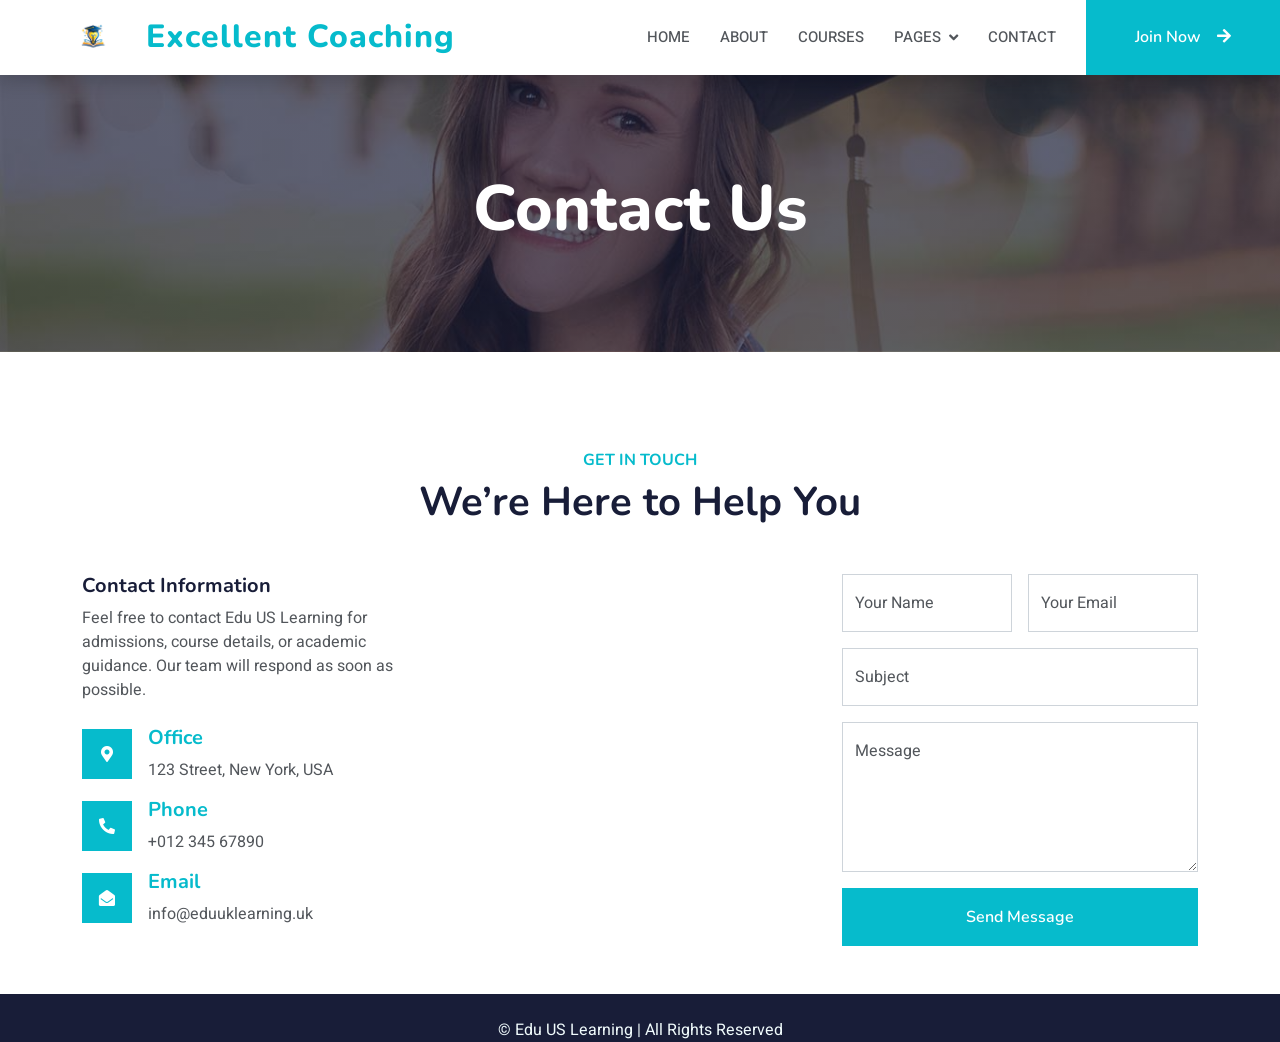
<file: contact.html>
<!DOCTYPE html>
<html lang="en">

<head>
    <meta charset="utf-8">
    <title>Contact Us | EduUS Learning</title>
    <meta content="width=device-width, initial-scale=1.0" name="viewport">
    <meta content="contact coaching institute Pakistan, education support" name="keywords">
    <meta content="Contact EduPak Learning for admissions, courses, and academic guidance in Pakistan." name="description">

    <!-- Favicon -->
    <link href="img/favicon.ico" rel="icon">

    <!-- Google Web Fonts -->
    <link rel="preconnect" href="https://fonts.googleapis.com">
    <link rel="preconnect" href="https://fonts.gstatic.com" crossorigin>
    <link href="https://fonts.googleapis.com/css2?family=Heebo:wght@400;500;600&family=Nunito:wght@600;700;800&display=swap" rel="stylesheet">

    <!-- Icon Font Stylesheet -->
    <link href="https://cdnjs.cloudflare.com/ajax/libs/font-awesome/5.10.0/css/all.min.css" rel="stylesheet">
    <link href="https://cdn.jsdelivr.net/npm/bootstrap-icons@1.4.1/font/bootstrap-icons.css" rel="stylesheet">

    <!-- Libraries Stylesheet -->
    <link href="lib/animate/animate.min.css" rel="stylesheet">
    <link href="lib/owlcarousel/assets/owl.carousel.min.css" rel="stylesheet">

    <!-- Customized Bootstrap Stylesheet -->
    <link href="css/bootstrap.min.css" rel="stylesheet">

    <!-- Template Stylesheet -->
    <link href="css/style.css" rel="stylesheet">
</head>

<body>


   <nav class="navbar navbar-expand-lg bg-white navbar-light shadow sticky-top p-0">
    <a href="index.html" class="navbar-brand d-flex align-items-center px-4 px-lg-5">
        <img src="img/logo.png" alt="Logo" style="height: 60px;" class="me-2">
        
        <h2 class="m-0 text-primary">
            <strong style="font-weight: 800; letter-spacing: 1px;">Excellent Coaching</strong>
        </h2>
    </a>

    <button type="button" class="navbar-toggler me-4" data-bs-toggle="collapse" data-bs-target="#navbarCollapse">
        <span class="navbar-toggler-icon"></span>
    </button>
    <div class="collapse navbar-collapse" id="navbarCollapse">
        <div class="navbar-nav ms-auto p-4 p-lg-0">
            <a href="index.html" class="nav-item nav-link active">Home</a>
            <a href="about.html" class="nav-item nav-link">About</a>
            <a href="courses.html" class="nav-item nav-link">Courses</a>
            <div class="nav-item dropdown">
                <a href="#" class="nav-link dropdown-toggle" data-bs-toggle="dropdown">Pages</a>
                <div class="dropdown-menu fade-down m-0">
                    <a href="team.html" class="dropdown-item">Our Team</a>
                    <a href="testimonial.html" class="dropdown-item">Testimonial</a>
                  
                </div>
            </div>
            <a href="contact.html" class="nav-item nav-link">Contact</a>
        </div>
        <a href="login.html" class="btn btn-primary py-4 px-lg-5 d-none d-lg-block">Join Now<i
                    class="fa fa-arrow-right ms-3"></i></a>
    </div>
</nav>
<!-- Header -->
<div class="container-fluid bg-primary py-5 mb-5 page-header">
    <div class="container py-5 text-center">
        <h1 class="display-3 text-white">Contact Us</h1>
    </div>
</div>

<!-- Contact -->
<div class="container-xxl py-5">
    <div class="container">
        <div class="text-center mb-5">
            <h6 class="section-title bg-white text-primary px-3">Get in Touch</h6>
            <h1>We’re Here to Help You</h1>
        </div>

        <div class="row g-4">

            <!-- Contact Info -->
            <div class="col-lg-4 col-md-6">
                <h5>Contact Information</h5>
                <p class="mb-4">
                    Feel free to contact Edu US Learning for admissions, course details,
                    or academic guidance. Our team will respond as soon as possible.
                </p>

                <div class="d-flex align-items-center mb-3">
                    <div class="bg-primary d-flex align-items-center justify-content-center" style="width:50px;height:50px;">
                        <i class="fa fa-map-marker-alt text-white"></i>
                    </div>
                    <div class="ms-3">
                        <h5 class="text-primary">Office</h5>
                        <p class="mb-0">123 Street, New York, USA</p>
                    </div>
                </div>

                <div class="d-flex align-items-center mb-3">
                    <div class="bg-primary d-flex align-items-center justify-content-center" style="width:50px;height:50px;">
                        <i class="fa fa-phone-alt text-white"></i>
                    </div>
                    <div class="ms-3">
                        <h5 class="text-primary">Phone</h5>
                        <p class="mb-0">+012 345 67890</p>
                    </div>
                </div>

                <div class="d-flex align-items-center">
                    <div class="bg-primary d-flex align-items-center justify-content-center" style="width:50px;height:50px;">
                        <i class="fa fa-envelope-open text-white"></i>
                    </div>
                    <div class="ms-3">
                        <h5 class="text-primary">Email</h5>
                        <p class="mb-0">info@eduuklearning.uk</p>
                    </div>
                </div>
            </div>

            <!-- Map -->
            <div class="col-lg-4 col-md-6">
                <iframe class="rounded w-100 h-100"
                    src="https://www.google.com/maps?q=New+York,USA&output=embed"
                    style="min-height:300px;border:0;" allowfullscreen loading="lazy">
                </iframe>
            </div>

            <!-- Contact Form -->
            <div class="col-lg-4 col-md-12">
                <form id="contactForm">
    <div class="row g-3">
        <div class="col-md-6">
            <div class="form-floating">
                <input type="text" class="form-control" id="name" placeholder="Your Name">
                <label for="name">Your Name</label>
            </div>
        </div>
        <div class="col-md-6">
            <div class="form-floating">
                <input type="email" class="form-control" id="email" placeholder="Your Email">
                <label for="email">Your Email</label>
            </div>
        </div>
        <div class="col-12">
            <div class="form-floating">
                <input type="text" class="form-control" id="subject" placeholder="Subject">
                <label for="subject">Subject</label>
            </div>
        </div>
        <div class="col-12">
            <div class="form-floating">
                <textarea class="form-control" placeholder="Leave a message here" id="message" style="height: 150px"></textarea>
                <label for="message">Message</label>
            </div>
        </div>
        <div class="col-12">
            <button class="btn btn-primary w-100 py-3" type="submit">Send Message</button>
        </div>
    </div>
</form>

            </div>

        </div>
    </div>
</div>

<!-- Footer -->
<div class="container-fluid bg-dark text-light pt-4 text-center">
    © Edu US Learning | All Rights Reserved
</div>


<script>
document.getElementById("contactForm").addEventListener("submit", function(event) {
    event.preventDefault(); // prevent form submission

    // Get form values
    const name = document.getElementById("name").value.trim();
    const email = document.getElementById("email").value.trim();
    const subject = document.getElementById("subject").value.trim();
    const message = document.getElementById("message").value.trim();

    // Validate
    if (!name) {
        alert("Please enter your name.");
        return;
    }
    if (!email) {
        alert("Please enter your email.");
        return;
    }
    if (!subject) {
        alert("Please enter the subject.");
        return;
    }
    if (!message) {
        alert("Please enter your message.");
        return;
    }

    // If all filled
    alert("Thank you! Your message has been sent.");
    // Here you can submit the form or send via Ajax
    // this.submit(); // uncomment if you want normal submission
});
</script>





</body>
</html>
</file>
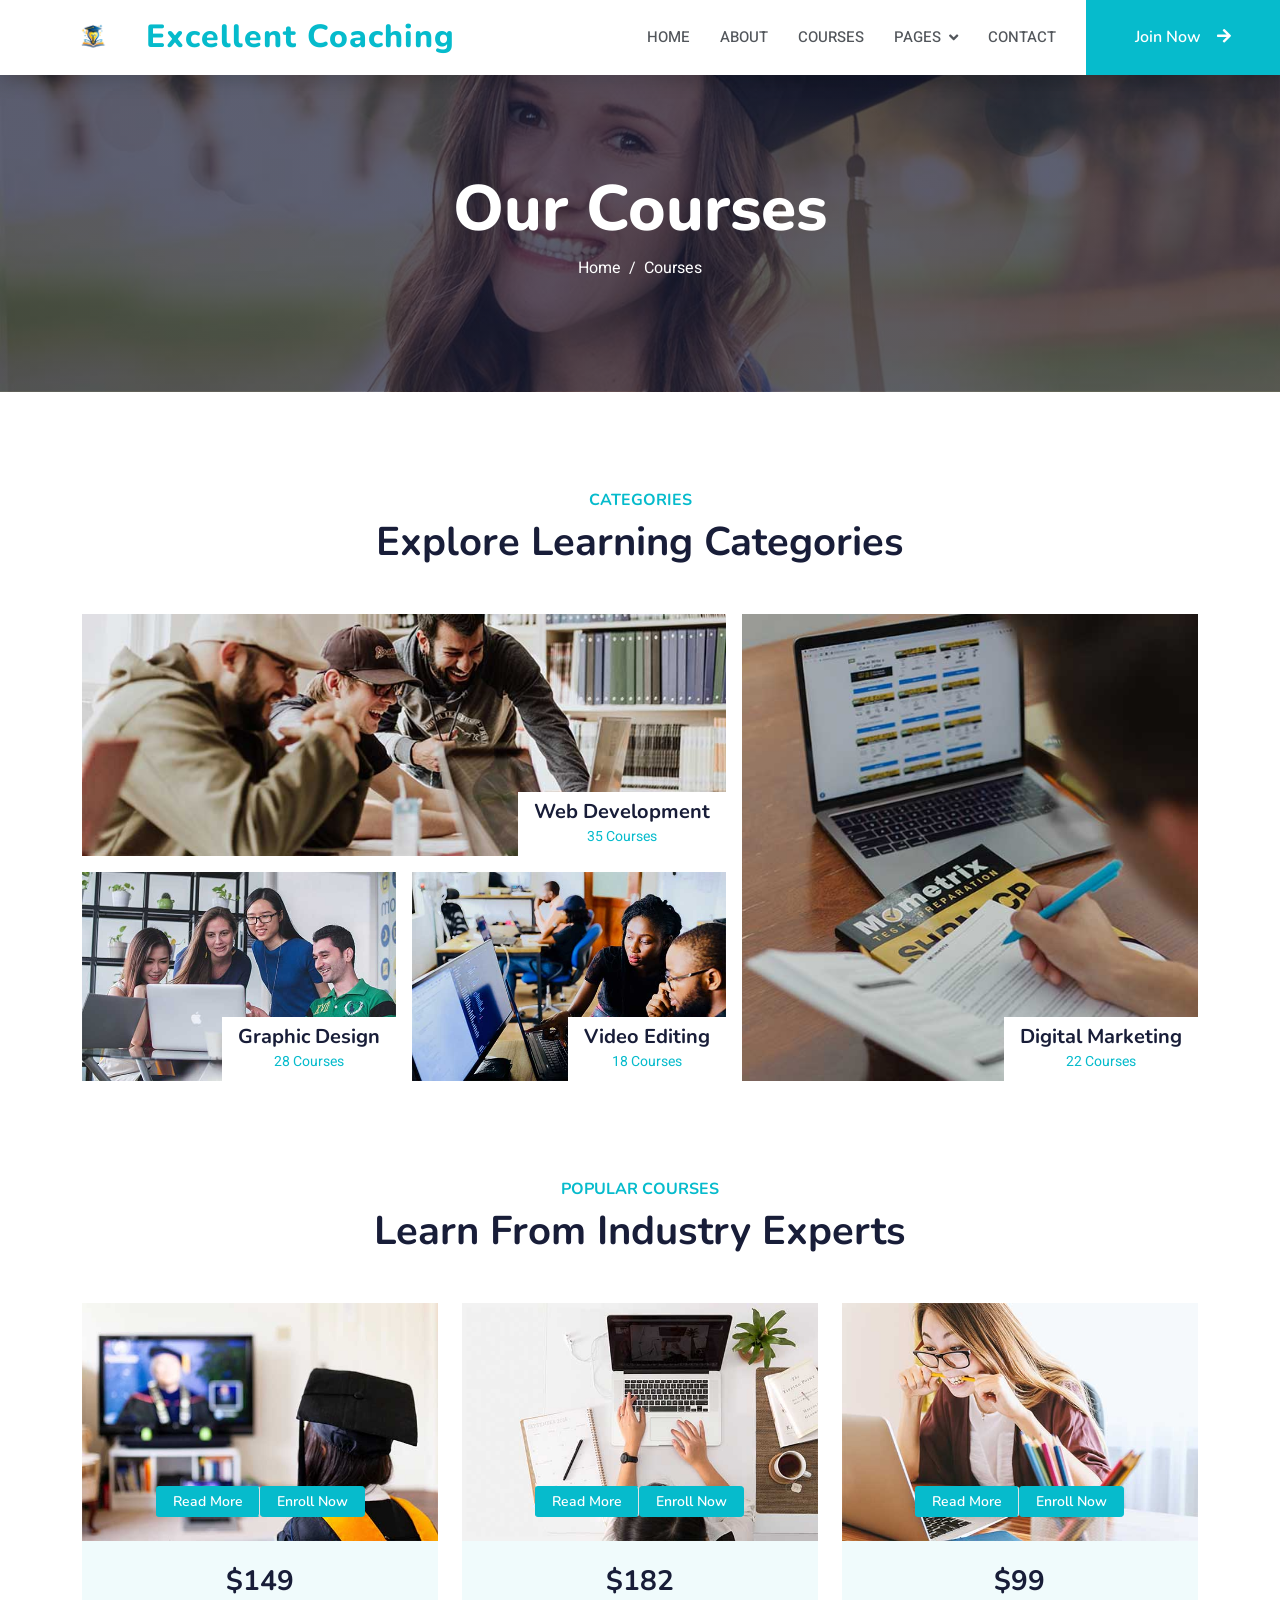
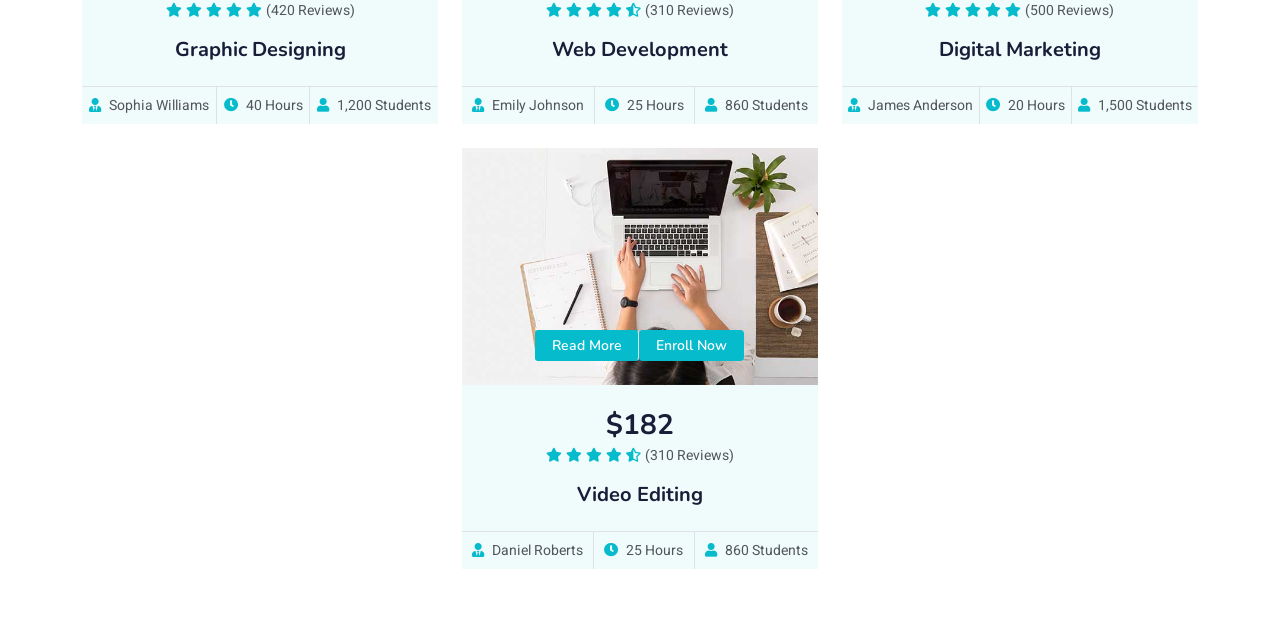
<file: courses.html>
<!DOCTYPE html>
<html lang="en">

<head>
    <meta charset="utf-8">
    <title>Excellent Coaching - Professional Online Courses</title>
    <meta content="width=device-width, initial-scale=1.0" name="viewport">
    <meta content="online courses, web development, design, marketing" name="keywords">
    <meta content="Learn industry-ready skills with expert-led online courses" name="description">

    <link href="img/favicon.ico" rel="icon">

    <!-- Google Web Fonts -->
    <link rel="preconnect" href="https://fonts.googleapis.com">
    <link rel="preconnect" href="https://fonts.gstatic.com" crossorigin>
    <link href="https://fonts.googleapis.com/css2?family=Heebo:wght@400;500;600&family=Nunito:wght@600;700;800&display=swap" rel="stylesheet">

    <!-- Icon Font Stylesheet -->
    <link href="https://cdnjs.cloudflare.com/ajax/libs/font-awesome/5.10.0/css/all.min.css" rel="stylesheet">
    <link href="https://cdn.jsdelivr.net/npm/bootstrap-icons@1.4.1/font/bootstrap-icons.css" rel="stylesheet">

    <!-- Libraries Stylesheet -->
    <link href="lib/animate/animate.min.css" rel="stylesheet">
    <link href="lib/owlcarousel/assets/owl.carousel.min.css" rel="stylesheet">

    <!-- Bootstrap -->
    <link href="css/bootstrap.min.css" rel="stylesheet">

    <!-- Template Stylesheet -->
    <link href="css/style.css" rel="stylesheet">
</head>

<body>
    
    <nav class="navbar navbar-expand-lg bg-white navbar-light shadow sticky-top p-0">
    <a href="index.html" class="navbar-brand d-flex align-items-center px-4 px-lg-5">
        <img src="img/logo.png" alt="Logo" style="height: 60px;" class="me-2">
        
        <h2 class="m-0 text-primary">
            <strong style="font-weight: 800; letter-spacing: 1px;">Excellent Coaching</strong>
        </h2>
    </a>

    <button type="button" class="navbar-toggler me-4" data-bs-toggle="collapse" data-bs-target="#navbarCollapse">
        <span class="navbar-toggler-icon"></span>
    </button>
    <div class="collapse navbar-collapse" id="navbarCollapse">
        <div class="navbar-nav ms-auto p-4 p-lg-0">
            <a href="index.html" class="nav-item nav-link active">Home</a>
            <a href="about.html" class="nav-item nav-link">About</a>
            <a href="courses.html" class="nav-item nav-link">Courses</a>
            <div class="nav-item dropdown">
                <a href="#" class="nav-link dropdown-toggle" data-bs-toggle="dropdown">Pages</a>
                <div class="dropdown-menu fade-down m-0">
                    <a href="team.html" class="dropdown-item">Our Team</a>
                    <a href="testimonial.html" class="dropdown-item">Testimonial</a>
                   
                </div>
            </div>
            <a href="contact.html" class="nav-item nav-link">Contact</a>
        </div>
        <a href="login.html" class="btn btn-primary py-4 px-lg-5 d-none d-lg-block">Join Now<i
                    class="fa fa-arrow-right ms-3"></i></a>
    </div>
</nav>

<!-- Header -->
<div class="container-fluid bg-primary py-5 mb-5 page-header">
    <div class="container py-5">
        <div class="row justify-content-center">
            <div class="col-lg-10 text-center">
                <h1 class="display-3 text-white animated slideInDown">Our Courses</h1>
                <nav aria-label="breadcrumb">
                    <ol class="breadcrumb justify-content-center">
                        <li class="breadcrumb-item"><a class="text-white" href="index.html">Home</a></li>
                        <li class="breadcrumb-item text-white active">Courses</li>
                    </ol>
                </nav>
            </div>
        </div>
    </div>
</div>

<!-- Categories -->
<div class="container-xxl py-5 category">
    <div class="container">
        <div class="text-center wow fadeInUp">
            <h6 class="section-title bg-white text-primary px-3">Categories</h6>
            <h1 class="mb-5">Explore Learning Categories</h1>
        </div>

        <div class="row g-3">
            <div class="col-lg-7 col-md-6">
                <div class="row g-3">
                    <div class="col-lg-12 wow zoomIn">
                        <a class="position-relative d-block overflow-hidden" href="#">
                            <img class="img-fluid" src="img/cat-1.jpg" alt="">
                            <div class="bg-white text-center position-absolute bottom-0 end-0 py-2 px-3">
                                <h5 class="m-0">Web Development</h5>
                                <small class="text-primary">35 Courses</small>
                            </div>
                        </a>
                    </div>

                    <div class="col-lg-6 wow zoomIn">
                        <a class="position-relative d-block overflow-hidden" href="#">
                            <img class="img-fluid" src="img/cat-2.jpg" alt="">
                            <div class="bg-white text-center position-absolute bottom-0 end-0 py-2 px-3">
                                <h5 class="m-0">Graphic Design</h5>
                                <small class="text-primary">28 Courses</small>
                            </div>
                        </a>
                    </div>

                    <div class="col-lg-6 wow zoomIn">
                        <a class="position-relative d-block overflow-hidden" href="#">
                            <img class="img-fluid" src="img/cat-3.jpg" alt="">
                            <div class="bg-white text-center position-absolute bottom-0 end-0 py-2 px-3">
                                <h5 class="m-0">Video Editing</h5>
                                <small class="text-primary">18 Courses</small>
                            </div>
                        </a>
                    </div>
                </div>
            </div>

            <div class="col-lg-5 wow zoomIn" style="min-height: 350px;">
                <a class="position-relative d-block h-100 overflow-hidden" href="#">
                    <img class="img-fluid position-absolute w-100 h-100" src="img/cat-4.jpg" style="object-fit: cover;">
                    <div class="bg-white text-center position-absolute bottom-0 end-0 py-2 px-3">
                        <h5 class="m-0">Digital Marketing</h5>
                        <small class="text-primary">22 Courses</small>
                    </div>
                </a>
            </div>
        </div>
    </div>
</div>

<!-- Courses -->
<div class="container-xxl py-5">
    <div class="container">
        <div class="text-center wow fadeInUp">
            <h6 class="section-title bg-white text-primary px-3">Popular Courses</h6>
            <h1 class="mb-5">Learn From Industry Experts</h1>
        </div>

        <div class="row g-4 justify-content-center">

            <!-- Course 1 -->
            <div class="col-lg-4 col-md-6 wow fadeInUp">
                <div class="course-item bg-light">
                    <div class="position-relative overflow-hidden">
                        <img class="img-fluid" src="img/course-1.jpg">
                        <div class="w-100 d-flex justify-content-center position-absolute bottom-0 mb-4">
                            <a href="/course-detail.html" class="btn btn-sm btn-primary px-3 border-end">Read More</a>
                            <a href="/login.html" class="btn btn-sm btn-primary px-3">Enroll Now</a>
                        </div>
                    </div>
                    <div class="text-center p-4 pb-0">
                        <h3 class="mb-0">$149</h3>
                        <div class="mb-3">
                            <small class="fa fa-star text-primary"></small>
                            <small class="fa fa-star text-primary"></small>
                            <small class="fa fa-star text-primary"></small>
                            <small class="fa fa-star text-primary"></small>
                            <small class="fa fa-star text-primary"></small>
                            <small>(420 Reviews)</small>
                        </div>
                        <h5 class="mb-4">Graphic Designing</h5>
                    </div>
                    <div class="d-flex border-top">
                        <small class="flex-fill text-center border-end py-2">
                            <i class="fa fa-user-tie text-primary me-2"></i>Sophia Williams
                        </small>
                        <small class="flex-fill text-center border-end py-2">
                            <i class="fa fa-clock text-primary me-2"></i>40 Hours
                        </small>
                        <small class="flex-fill text-center py-2">
                            <i class="fa fa-user text-primary me-2"></i>1,200 Students
                        </small>
                    </div>
                </div>
            </div>

            <!-- Course 2 -->
            <div class="col-lg-4 col-md-6 wow fadeInUp">
                <div class="course-item bg-light">
                    <div class="position-relative overflow-hidden">
                        <img class="img-fluid" src="img/course-2.jpg">
                        <div class="w-100 d-flex justify-content-center position-absolute bottom-0 mb-4">
                            <a href="/course-detail.html" class="btn btn-sm btn-primary px-3 border-end">Read More</a>
                            <a href="/login.html" class="btn btn-sm btn-primary px-3">Enroll Now</a>
                        </div>
                    </div>
                    <div class="text-center p-4 pb-0">
                        <h3 class="mb-0">$182</h3>
                        <div class="mb-3">
                            <small class="fa fa-star text-primary"></small>
                            <small class="fa fa-star text-primary"></small>
                            <small class="fa fa-star text-primary"></small>
                            <small class="fa fa-star text-primary"></small>
                            <small class="fa fa-star-half-alt text-primary"></small>
                            <small>(310 Reviews)</small>
                        </div>
                        <h5 class="mb-4">Web Development</h5>
                    </div>
                    <div class="d-flex border-top">
                        <small class="flex-fill text-center border-end py-2">
                            <i class="fa fa-user-tie text-primary me-2"></i>Emily Johnson
                        </small>
                        <small class="flex-fill text-center border-end py-2">
                            <i class="fa fa-clock text-primary me-2"></i>25 Hours
                        </small>
                        <small class="flex-fill text-center py-2">
                            <i class="fa fa-user text-primary me-2"></i>860 Students
                        </small>
                    </div>
                </div>
            </div>

            <!-- Course 3 -->
            <div class="col-lg-4 col-md-6 wow fadeInUp">
                <div class="course-item bg-light">
                    <div class="position-relative overflow-hidden">
                        <img class="img-fluid" src="img/course-3.jpg">
                        <div class="w-100 d-flex justify-content-center position-absolute bottom-0 mb-4">
                            <a href="/course-detail.html" class="btn btn-sm btn-primary px-3 border-end">Read More</a>
                            <a href="/login.html" class="btn btn-sm btn-primary px-3">Enroll Now</a>
                        </div>
                    </div>
                    <div class="text-center p-4 pb-0">
                        <h3 class="mb-0">$99</h3>
                        <div class="mb-3">
                            <small class="fa fa-star text-primary"></small>
                            <small class="fa fa-star text-primary"></small>
                            <small class="fa fa-star text-primary"></small>
                            <small class="fa fa-star text-primary"></small>
                            <small class="fa fa-star text-primary"></small>
                            <small>(500 Reviews)</small>
                        </div>
                        <h5 class="mb-4">Digital Marketing</h5>
                    </div>
                    <div class="d-flex border-top">
                        <small class="flex-fill text-center border-end py-2">
                            <i class="fa fa-user-tie text-primary me-2"></i>James Anderson
                        </small>
                        <small class="flex-fill text-center border-end py-2">
                            <i class="fa fa-clock text-primary me-2"></i>20 Hours
                        </small>
                        <small class="flex-fill text-center py-2">
                            <i class="fa fa-user text-primary me-2"></i>1,500 Students
                        </small>
                    </div>
                </div>
            </div>
 <!-- Course 4 -->
            <div class="col-lg-4 col-md-6 wow fadeInUp">
                <div class="course-item bg-light">
                    <div class="position-relative overflow-hidden">
                        <img class="img-fluid" src="img/course-2.jpg">
                        <div class="w-100 d-flex justify-content-center position-absolute bottom-0 mb-4">
                            <a href="/course-detail.html" class="btn btn-sm btn-primary px-3 border-end">Read More</a>
                            <a href="/login.html" class="btn btn-sm btn-primary px-3">Enroll Now</a>
                        </div>
                    </div>
                    <div class="text-center p-4 pb-0">
                        <h3 class="mb-0">$182</h3>
                        <div class="mb-3">
                            <small class="fa fa-star text-primary"></small>
                            <small class="fa fa-star text-primary"></small>
                            <small class="fa fa-star text-primary"></small>
                            <small class="fa fa-star text-primary"></small>
                            <small class="fa fa-star-half-alt text-primary"></small>
                            <small>(310 Reviews)</small>
                        </div>
                        <h5 class="mb-4">Video Editing</h5>
                    </div>
                    <div class="d-flex border-top">
                        <small class="flex-fill text-center border-end py-2">
                            <i class="fa fa-user-tie text-primary me-2"></i>Daniel Roberts
                        </small>
                        <small class="flex-fill text-center border-end py-2">
                            <i class="fa fa-clock text-primary me-2"></i>25 Hours
                        </small>
                        <small class="flex-fill text-center py-2">
                            <i class="fa fa-user text-primary me-2"></i>860 Students
                        </small>
                    </div>
                </div>
            </div>
        </div>
    </div>
</div>

</body>
</html>
</file>
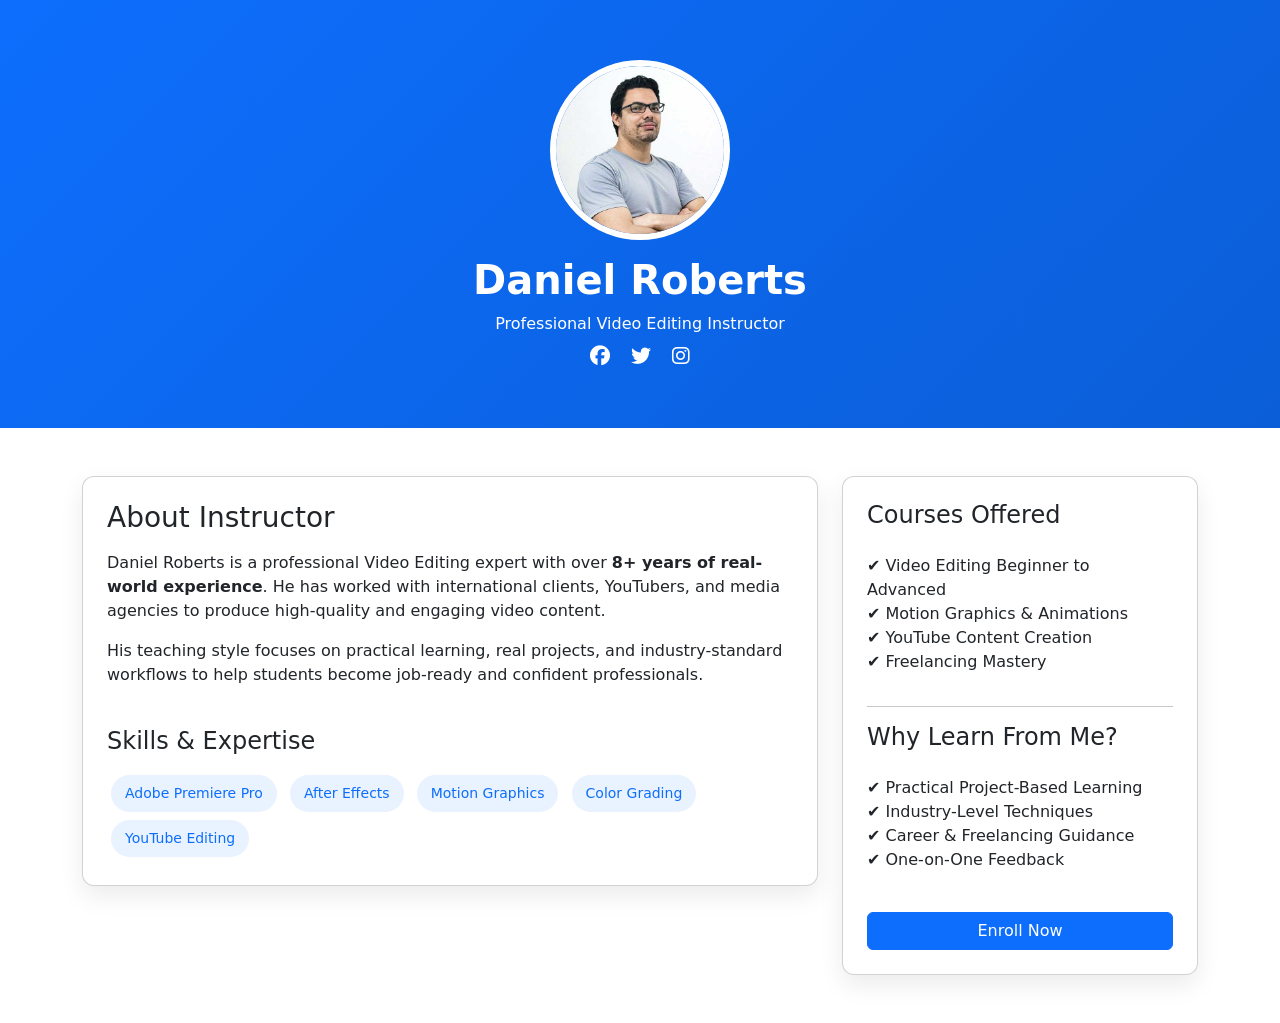
<file: daniel.html>
<!DOCTYPE html>
<html lang="en">
<head>
    <meta charset="UTF-8">
    <title>Daniel Roberts | Video Editing Instructor</title>
    <meta name="viewport" content="width=device-width, initial-scale=1">

    <!-- Bootstrap CSS -->
    <link href="https://cdn.jsdelivr.net/npm/bootstrap@5.3.2/dist/css/bootstrap.min.css" rel="stylesheet">

    <!-- Font Awesome -->
    <link href="https://cdnjs.cloudflare.com/ajax/libs/font-awesome/6.5.0/css/all.min.css" rel="stylesheet">

    <style>
        .profile-header {
            background: linear-gradient(135deg, #0d6efd, #0b5ed7);
            color: white;
            padding: 60px 0;
        }
        .profile-img {
            width: 180px;
            height: 180px;
            object-fit: cover;
            border-radius: 50%;
            border: 6px solid #fff;
        }
        .info-card {
            box-shadow: 0 10px 25px rgba(0,0,0,0.08);
            border-radius: 12px;
        }
        .badge-skill {
            background-color: #e9f2ff;
            color: #0d6efd;
            margin: 4px;
            padding: 8px 14px;
            border-radius: 20px;
            display: inline-block;
            font-size: 14px;
        }
    </style>
</head>
<body>

<!-- HEADER -->
<section class="profile-header text-center">
    <img src="img/team-1.jpg" class="profile-img mb-3" alt="">
    <h1 class="fw-bold">Daniel Roberts</h1>
    <p class="mb-2">Professional Video Editing Instructor</p>
    <div>
        <a href="#" class="text-white mx-2"><i class="fab fa-facebook fa-lg"></i></a>
        <a href="#" class="text-white mx-2"><i class="fab fa-twitter fa-lg"></i></a>
        <a href="#" class="text-white mx-2"><i class="fab fa-instagram fa-lg"></i></a>
    </div>
</section>

<!-- CONTENT -->
<div class="container my-5">
    <div class="row g-4">

        <!-- ABOUT -->
        <div class="col-lg-8">
            <div class="card info-card p-4">
                <h3 class="mb-3">About Instructor</h3>
                <p>
                    Daniel Roberts is a professional Video Editing expert with over
                    <strong>8+ years of real-world experience</strong>. He has worked with
                    international clients, YouTubers, and media agencies to produce
                    high-quality and engaging video content.
                </p>

                <p>
                    His teaching style focuses on practical learning, real projects,
                    and industry-standard workflows to help students become job-ready
                    and confident professionals.
                </p>

                <h4 class="mt-4">Skills & Expertise</h4>
                <div class="mt-2">
                    <span class="badge-skill">Adobe Premiere Pro</span>
                    <span class="badge-skill">After Effects</span>
                    <span class="badge-skill">Motion Graphics</span>
                    <span class="badge-skill">Color Grading</span>
                    <span class="badge-skill">YouTube Editing</span>
                </div>
            </div>
        </div>

        <!-- SIDE INFO -->
        <div class="col-lg-4">
            <div class="card info-card p-4">
                <h4>Courses Offered</h4>
                <ul class="list-unstyled mt-3">
                    <li>✔ Video Editing Beginner to Advanced</li>
                    <li>✔ Motion Graphics & Animations</li>
                    <li>✔ YouTube Content Creation</li>
                    <li>✔ Freelancing Mastery</li>
                </ul>

                <hr>

                <h4>Why Learn From Me?</h4>
                <ul class="list-unstyled mt-3">
                    <li>✔ Practical Project-Based Learning</li>
                    <li>✔ Industry-Level Techniques</li>
                    <li>✔ Career & Freelancing Guidance</li>
                    <li>✔ One-on-One Feedback</li>
                </ul>

                <a href="/login.html" class="btn btn-primary w-100 mt-4">
                    Enroll Now
                </a>
            </div>
        </div>

    </div>
</div>

</body>
</html>
</file>
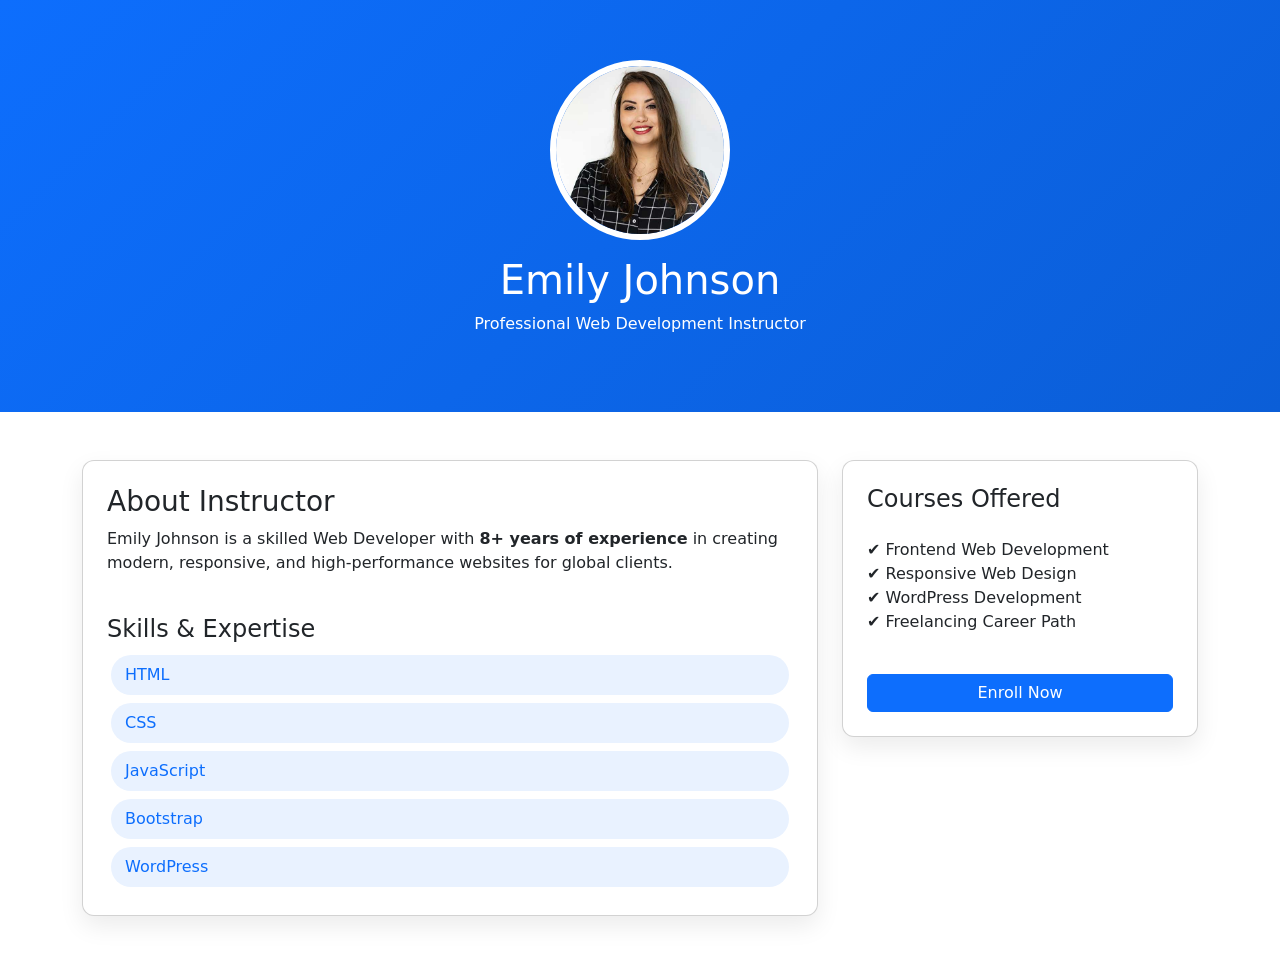
<file: emily.html>
<!DOCTYPE html>
<html lang="en">
<head>
<meta charset="UTF-8">
<title>Emily Johnson | Web Development Instructor</title>
<meta name="viewport" content="width=device-width, initial-scale=1">

<link href="https://cdn.jsdelivr.net/npm/bootstrap@5.3.2/dist/css/bootstrap.min.css" rel="stylesheet">
<link href="https://cdnjs.cloudflare.com/ajax/libs/font-awesome/6.5.0/css/all.min.css" rel="stylesheet">

<style>
.profile-header{background:linear-gradient(135deg,#0d6efd,#0b5ed7);color:#fff;padding:60px 0}
.profile-img{width:180px;height:180px;object-fit:cover;border-radius:50%;border:6px solid #fff}
.info-card{box-shadow:0 10px 25px rgba(0,0,0,.08);border-radius:12px}
.badge-skill{background:#e9f2ff;color:#0d6efd;margin:4px;padding:8px 14px;border-radius:20px;display:inline-block}
</style>
</head>
<body>

<section class="profile-header text-center">
<img src="img/team-4.jpg" class="profile-img mb-3">
<h1>Emily Johnson</h1>
<p>Professional Web Development Instructor</p>
</section>

<div class="container my-5">
<div class="row g-4">

<div class="col-lg-8">
<div class="card info-card p-4">
<h3>About Instructor</h3>
<p>
Emily Johnson is a skilled Web Developer with <strong>8+ years of experience</strong>
in creating modern, responsive, and high-performance websites for global clients.
</p>

<h4 class="mt-4">Skills & Expertise</h4>
<span class="badge-skill">HTML</span>
<span class="badge-skill">CSS</span>
<span class="badge-skill">JavaScript</span>
<span class="badge-skill">Bootstrap</span>
<span class="badge-skill">WordPress</span>
</div>
</div>

<div class="col-lg-4">
<div class="card info-card p-4">
<h4>Courses Offered</h4>
<ul class="list-unstyled mt-3">
<li>✔ Frontend Web Development</li>
<li>✔ Responsive Web Design</li>
<li>✔ WordPress Development</li>
<li>✔ Freelancing Career Path</li>
</ul>

<a href="/login.html" class="btn btn-primary w-100 mt-4">Enroll Now</a>
</div>
</div>

</div>
</div>
</body>
</html>
</file>
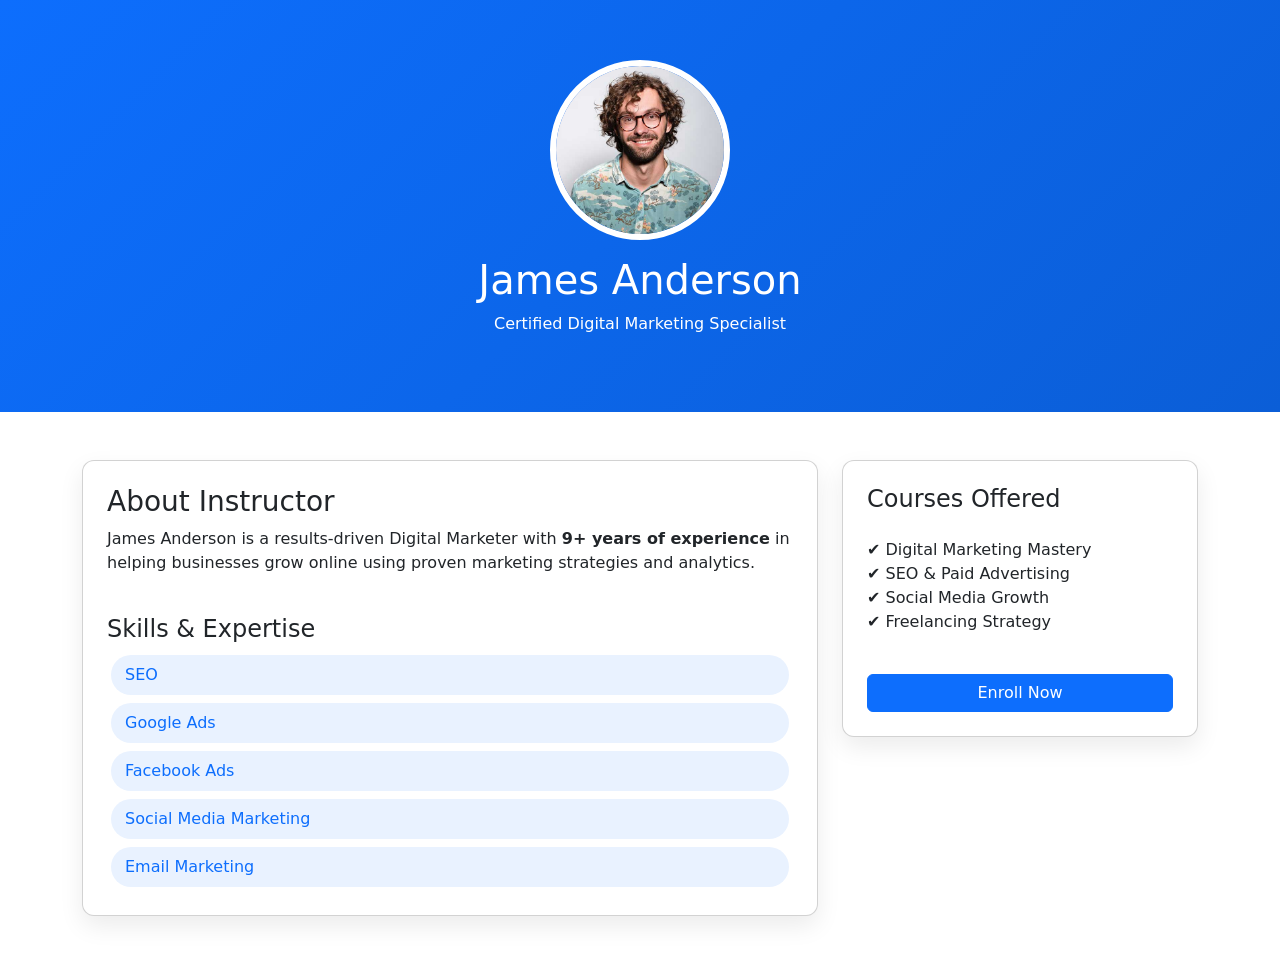
<file: james.html>
<!DOCTYPE html>
<html lang="en">
<head>
<meta charset="UTF-8">
<title>James Anderson | Digital Marketing Instructor</title>
<meta name="viewport" content="width=device-width, initial-scale=1">

<link href="https://cdn.jsdelivr.net/npm/bootstrap@5.3.2/dist/css/bootstrap.min.css" rel="stylesheet">
<link href="https://cdnjs.cloudflare.com/ajax/libs/font-awesome/6.5.0/css/all.min.css" rel="stylesheet">

<style>
.profile-header{background:linear-gradient(135deg,#0d6efd,#0b5ed7);color:#fff;padding:60px 0}
.profile-img{width:180px;height:180px;object-fit:cover;border-radius:50%;border:6px solid #fff}
.info-card{box-shadow:0 10px 25px rgba(0,0,0,.08);border-radius:12px}
.badge-skill{background:#e9f2ff;color:#0d6efd;margin:4px;padding:8px 14px;border-radius:20px;display:inline-block}
</style>
</head>
<body>

<section class="profile-header text-center">
<img src="img/team-3.jpg" class="profile-img mb-3">
<h1>James Anderson</h1>
<p>Certified Digital Marketing Specialist</p>
</section>

<div class="container my-5">
<div class="row g-4">

<div class="col-lg-8">
<div class="card info-card p-4">
<h3>About Instructor</h3>
<p>
James Anderson is a results-driven Digital Marketer with <strong>9+ years of experience</strong>
in helping businesses grow online using proven marketing strategies and analytics.
</p>

<h4 class="mt-4">Skills & Expertise</h4>
<span class="badge-skill">SEO</span>
<span class="badge-skill">Google Ads</span>
<span class="badge-skill">Facebook Ads</span>
<span class="badge-skill">Social Media Marketing</span>
<span class="badge-skill">Email Marketing</span>
</div>
</div>

<div class="col-lg-4">
<div class="card info-card p-4">
<h4>Courses Offered</h4>
<ul class="list-unstyled mt-3">
<li>✔ Digital Marketing Mastery</li>
<li>✔ SEO & Paid Advertising</li>
<li>✔ Social Media Growth</li>
<li>✔ Freelancing Strategy</li>
</ul>

<a href="/login.html" class="btn btn-primary w-100 mt-4">Enroll Now</a>
</div>
</div>

</div>
</div>
</body>
</html>
</file>
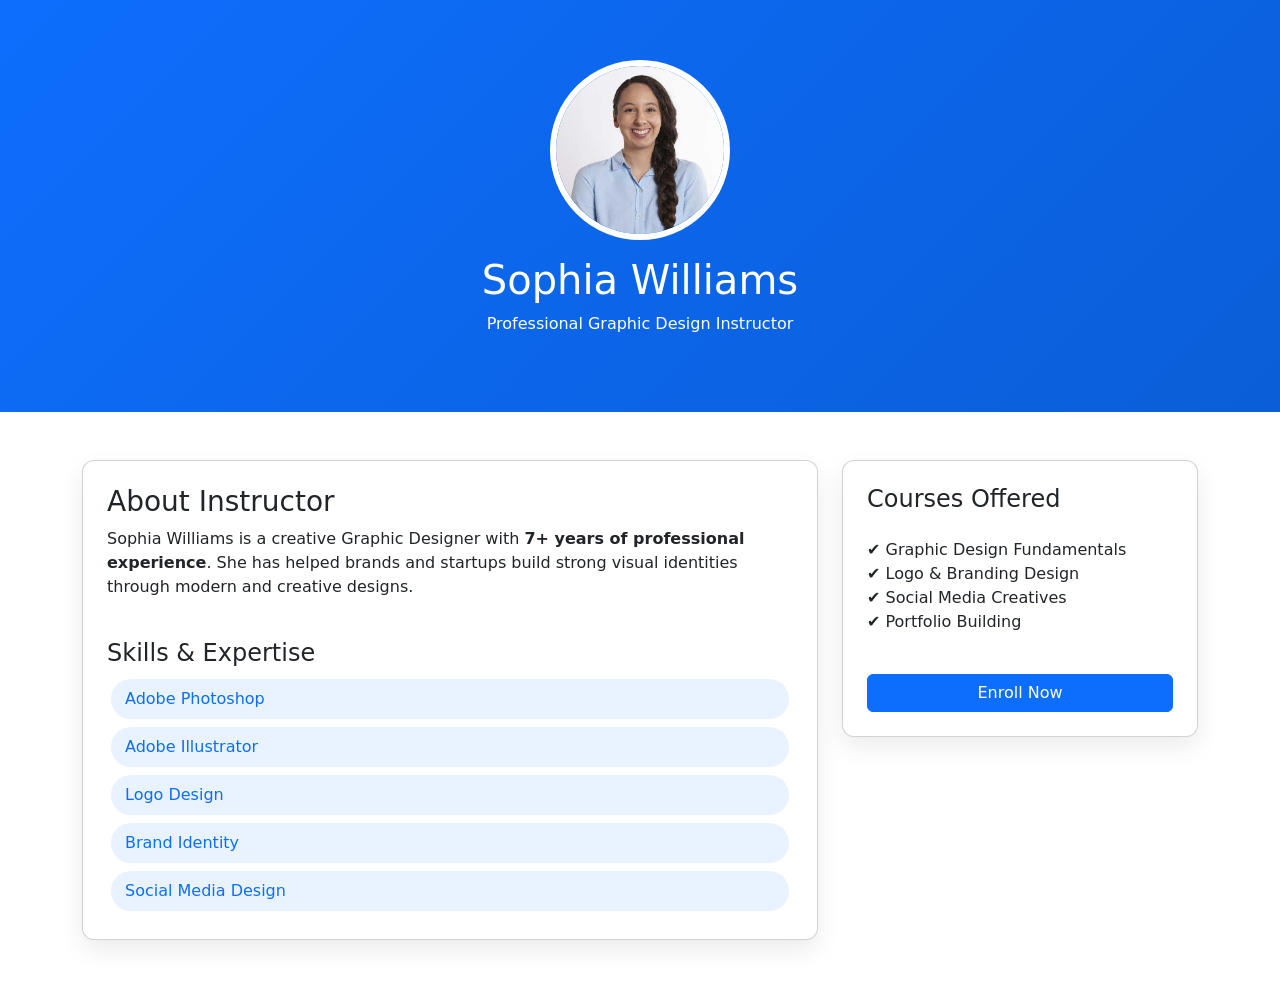
<file: sophia.html>
<!DOCTYPE html>
<html lang="en">
<head>
<meta charset="UTF-8">
<title>Sophia Williams | Graphic Design Instructor</title>
<meta name="viewport" content="width=device-width, initial-scale=1">

<link href="https://cdn.jsdelivr.net/npm/bootstrap@5.3.2/dist/css/bootstrap.min.css" rel="stylesheet">
<link href="https://cdnjs.cloudflare.com/ajax/libs/font-awesome/6.5.0/css/all.min.css" rel="stylesheet">

<style>
.profile-header{background:linear-gradient(135deg,#0d6efd,#0b5ed7);color:#fff;padding:60px 0}
.profile-img{width:180px;height:180px;object-fit:cover;border-radius:50%;border:6px solid #fff}
.info-card{box-shadow:0 10px 25px rgba(0,0,0,.08);border-radius:12px}
.badge-skill{background:#e9f2ff;color:#0d6efd;margin:4px;padding:8px 14px;border-radius:20px;display:inline-block}
</style>
</head>
<body>

<section class="profile-header text-center">
<img src="img/team-2.jpg" class="profile-img mb-3">
<h1>Sophia Williams</h1>
<p>Professional Graphic Design Instructor</p>
</section>

<div class="container my-5">
<div class="row g-4">

<div class="col-lg-8">
<div class="card info-card p-4">
<h3>About Instructor</h3>
<p>
Sophia Williams is a creative Graphic Designer with <strong>7+ years of professional experience</strong>.
She has helped brands and startups build strong visual identities through modern and creative designs.
</p>

<h4 class="mt-4">Skills & Expertise</h4>
<span class="badge-skill">Adobe Photoshop</span>
<span class="badge-skill">Adobe Illustrator</span>
<span class="badge-skill">Logo Design</span>
<span class="badge-skill">Brand Identity</span>
<span class="badge-skill">Social Media Design</span>
</div>
</div>

<div class="col-lg-4">
<div class="card info-card p-4">
<h4>Courses Offered</h4>
<ul class="list-unstyled mt-3">
<li>✔ Graphic Design Fundamentals</li>
<li>✔ Logo & Branding Design</li>
<li>✔ Social Media Creatives</li>
<li>✔ Portfolio Building</li>
</ul>

<a href="/login.html" class="btn btn-primary w-100 mt-4">Enroll Now</a>
</div>
</div>

</div>
</div>
</body>
</html>
</file>
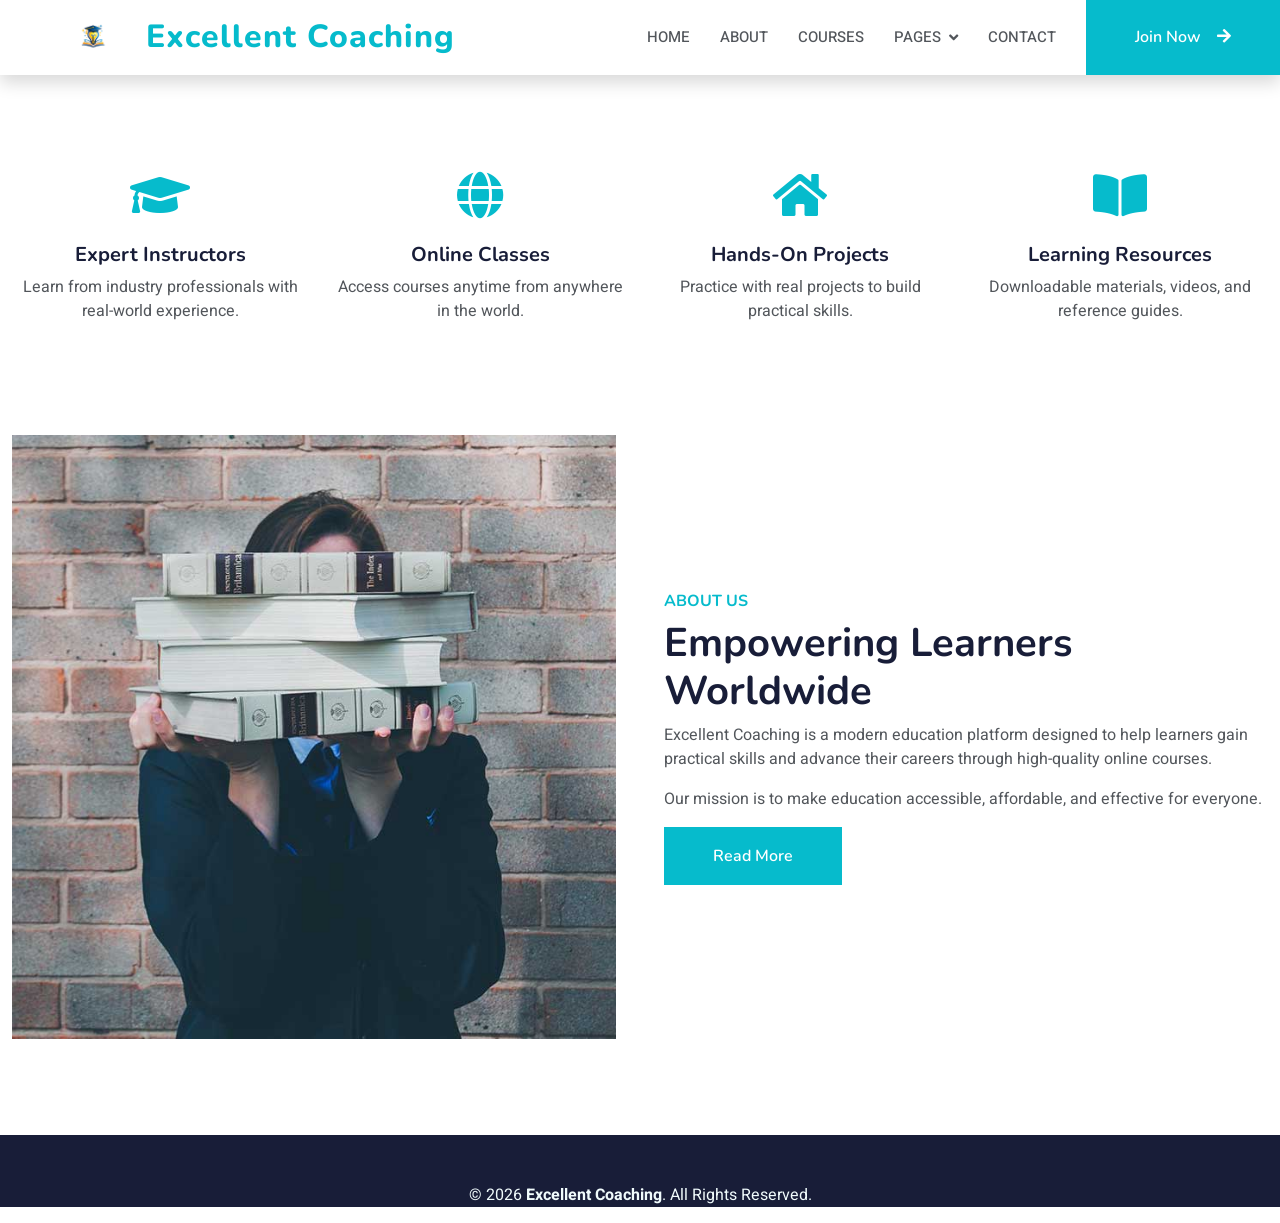
<file: team.html>
<!DOCTYPE html>
<html lang="en">

<head>
    <meta charset="utf-8">
    <title>EC - Learn Skills Online</title>
    <meta content="width=device-width, initial-scale=1.0" name="viewport">
    <meta content="online learning, courses, education, eLearning platform" name="keywords">
    <meta content="Learn new skills online with expert instructors and industry-ready courses." name="description">

    <link href="img/favicon.ico" rel="icon">

    <!-- Google Fonts -->
    <link rel="preconnect" href="https://fonts.googleapis.com">
    <link rel="preconnect" href="https://fonts.gstatic.com" crossorigin>
    <link
        href="https://fonts.googleapis.com/css2?family=Heebo:wght@400;500;600&family=Nunito:wght@600;700;800&display=swap"
        rel="stylesheet">

    <!-- Icons -->
    <link href="https://cdnjs.cloudflare.com/ajax/libs/font-awesome/5.10.0/css/all.min.css" rel="stylesheet">
    <link href="https://cdn.jsdelivr.net/npm/bootstrap-icons@1.4.1/font/bootstrap-icons.css" rel="stylesheet">

    <!-- Libraries -->
    <link href="lib/animate/animate.min.css" rel="stylesheet">
    <link href="lib/owlcarousel/assets/owl.carousel.min.css" rel="stylesheet">

    <!-- CSS -->
    <link href="css/bootstrap.min.css" rel="stylesheet">
    <link href="css/style.css" rel="stylesheet">
</head>

<body>



    <nav class="navbar navbar-expand-lg bg-white navbar-light shadow sticky-top p-0">
        <a href="index.html" class="navbar-brand d-flex align-items-center px-4 px-lg-5">
            <img src="img/logo.png" alt="Logo" style="height: 60px;" class="me-2">

            <h2 class="m-0 text-primary">
                <strong style="font-weight: 800; letter-spacing: 1px;">Excellent Coaching</strong>
            </h2>
        </a>

        <button type="button" class="navbar-toggler me-4" data-bs-toggle="collapse" data-bs-target="#navbarCollapse">
            <span class="navbar-toggler-icon"></span>
        </button>
        <div class="collapse navbar-collapse" id="navbarCollapse">
            <div class="navbar-nav ms-auto p-4 p-lg-0">
                <a href="index.html" class="nav-item nav-link active">Home</a>
                <a href="about.html" class="nav-item nav-link">About</a>
                <a href="courses.html" class="nav-item nav-link">Courses</a>
                <div class="nav-item dropdown">
                    <a href="#" class="nav-link dropdown-toggle" data-bs-toggle="dropdown">Pages</a>
                    <div class="dropdown-menu fade-down m-0">
                        <a href="team.html" class="dropdown-item">Our Team</a>
                        <a href="testimonial.html" class="dropdown-item">Testimonial</a>

                    </div>
                </div>
                <a href="contact.html" class="nav-item nav-link">Contact</a>
            </div>
            <a href="login.html" class="btn btn-primary py-4 px-lg-5 d-none d-lg-block">Join Now<i
                    class="fa fa-arrow-right ms-3"></i></a>
        </div>
    </nav>


    <!-- Hero Carousel -->
    <div class="container-fluid p-0 mb-5">
        <div class="owl-carousel header-carousel position-relative">

            <div class="owl-carousel-item position-relative">
                <img class="img-fluid" src="img/carousel-1.jpg" alt="">
                <div class="position-absolute top-0 start-0 w-100 h-100 d-flex align-items-center"
                    style="background: rgba(24, 29, 56, .7);">
                    <div class="container">
                        <h5 class="text-primary text-uppercase mb-3">Best Online Courses</h5>
                        <h1 class="display-3 text-white">Learn New Skills Anytime, Anywhere</h1>
                        <p class="fs-5 text-white mb-4">
                            Build real-world skills with expert-led courses designed for students, professionals, and
                            beginners.
                        </p>
                        <a href="courses.html" class="btn btn-primary py-md-3 px-md-5 me-3">Explore Courses</a>
                        <a href="register.html" class="btn btn-light py-md-3 px-md-5">Join Now</a>
                    </div>
                </div>
            </div>

            <div class="owl-carousel-item position-relative">
                <img class="img-fluid" src="img/carousel-2.jpg" alt="">
                <div class="position-absolute top-0 start-0 w-100 h-100 d-flex align-items-center"
                    style="background: rgba(24, 29, 56, .7);">
                    <div class="container">
                        <h5 class="text-primary text-uppercase mb-3">Career-Focused Learning</h5>
                        <h1 class="display-3 text-white">Upgrade Your Career From Home</h1>
                        <p class="fs-5 text-white mb-4">
                            Learn at your own pace with flexible schedules and globally recognized certifications.
                        </p>
                        <a href="about.html" class="btn btn-primary py-md-3 px-md-5 me-3">Learn More</a>
                        <a href="register.html" class="btn btn-light py-md-3 px-md-5">Get Started</a>
                    </div>
                </div>
            </div>

        </div>
    </div>

    <!-- Services -->
    <div class="container-xxl py-5">
        <div class="row g-4 text-center">
            <div class="col-lg-3 col-sm-6">
                <i class="fa fa-3x fa-graduation-cap text-primary mb-4"></i>
                <h5>Expert Instructors</h5>
                <p>Learn from industry professionals with real-world experience.</p>
            </div>
            <div class="col-lg-3 col-sm-6">
                <i class="fa fa-3x fa-globe text-primary mb-4"></i>
                <h5>Online Classes</h5>
                <p>Access courses anytime from anywhere in the world.</p>
            </div>
            <div class="col-lg-3 col-sm-6">
                <i class="fa fa-3x fa-home text-primary mb-4"></i>
                <h5>Hands-On Projects</h5>
                <p>Practice with real projects to build practical skills.</p>
            </div>
            <div class="col-lg-3 col-sm-6">
                <i class="fa fa-3x fa-book-open text-primary mb-4"></i>
                <h5>Learning Resources</h5>
                <p>Downloadable materials, videos, and reference guides.</p>
            </div>
        </div>
    </div>

    <!-- About -->
    <div class="container-xxl py-5">
        <div class="row g-5 align-items-center">
            <div class="col-lg-6">
                <img class="img-fluid" src="img/about.jpg" alt="">
            </div>
            <div class="col-lg-6">
                <h6 class="section-title text-primary">About Us</h6>
                <h1>Empowering Learners Worldwide</h1>
                <p>
                    Excellent Coaching is a modern education platform designed to help learners gain
                    practical skills and advance their careers through high-quality online courses.
                </p>
                <p>
                    Our mission is to make education accessible, affordable, and effective for everyone.
                </p>
                <a href="login2.html" class="btn btn-primary py-md-3 px-md-5 me-3 animated slideInLeft">Read
                    More</a>
            </div>
        </div>
    </div>

    <!-- Footer -->
    <div class="container-fluid bg-dark text-light footer pt-5 mt-5">
        <div class="text-center">
            <p>&copy; 2026 <strong>Excellent Coaching</strong>. All Rights Reserved.</p>
        </div>
    </div>

    <!-- JS -->
    <script src="https://code.jquery.com/jquery-3.4.1.min.js"></script>
    <script src="https://cdn.jsdelivr.net/npm/bootstrap@5.0.0/dist/js/bootstrap.bundle.min.js"></script>
    <script src="lib/owlcarousel/owl.carousel.min.js"></script>
    <script src="js/main.js"></script>

</body>

</html>
</file>
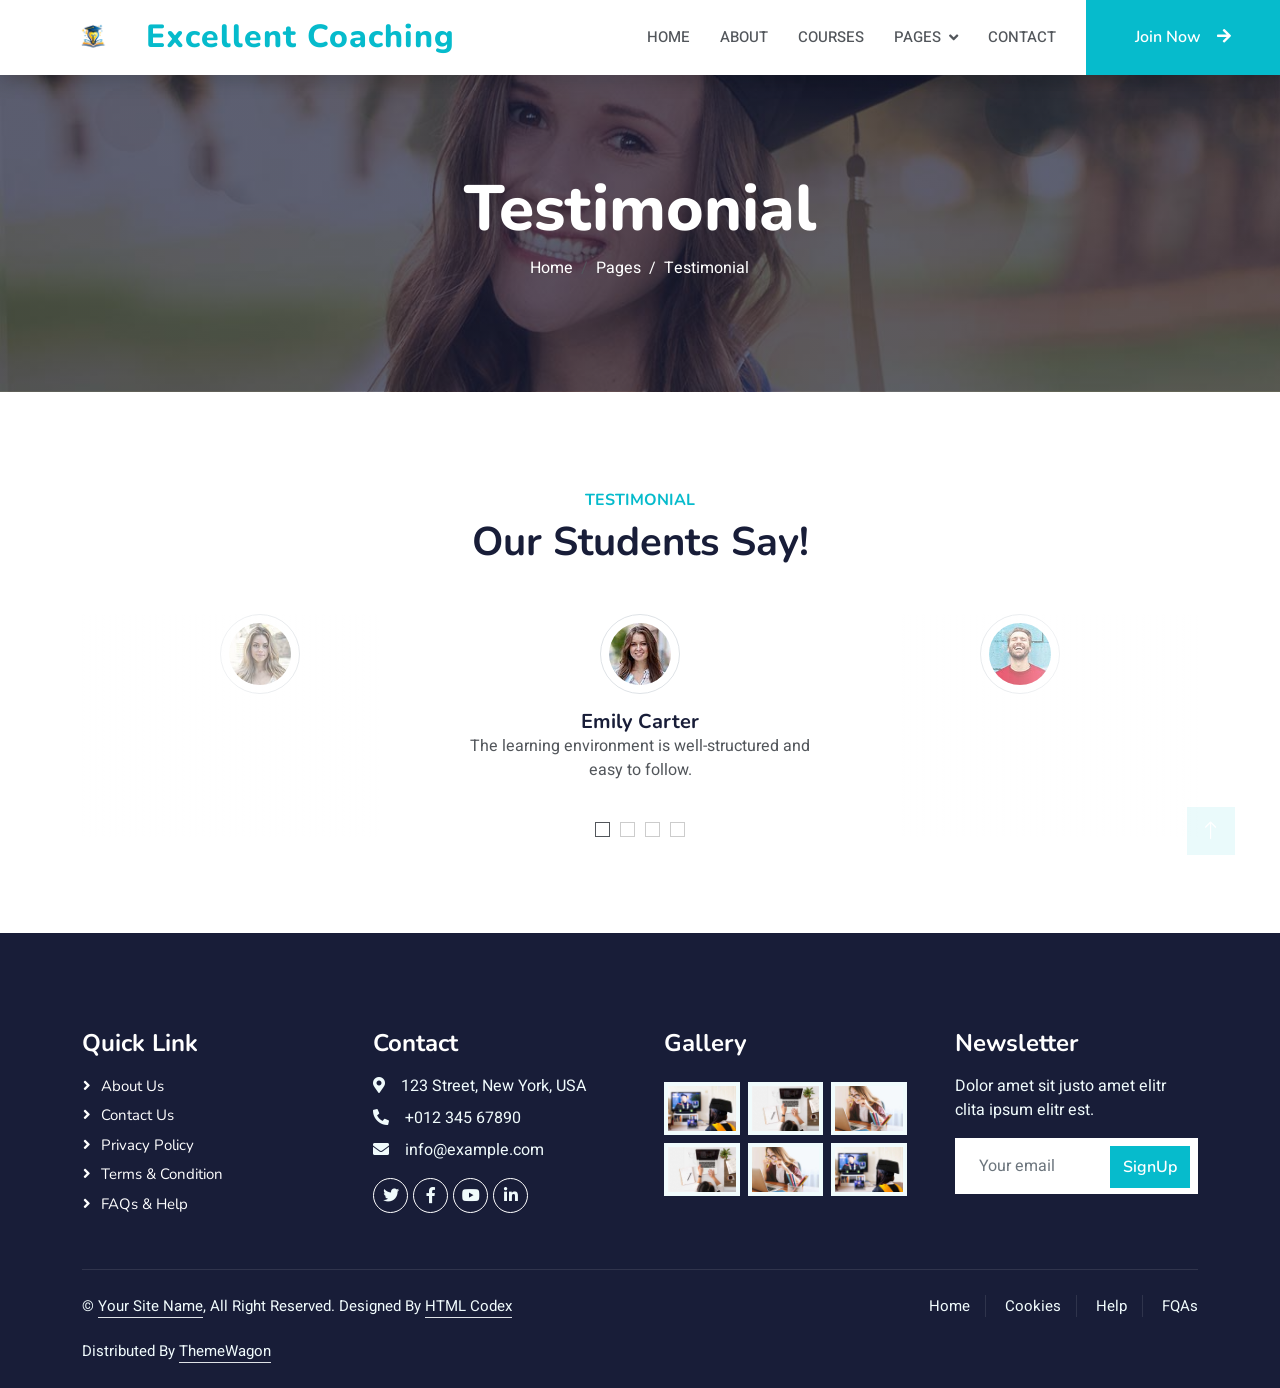
<file: testimonial.html>
<!DOCTYPE html>
<html lang="en">

<head>
    <meta charset="utf-8">
    <title>Excellent Coaching - EC HTML Template</title>
    <meta content="width=device-width, initial-scale=1.0" name="viewport">
    <meta content="" name="keywords">
    <meta content="" name="description">

    <!-- Favicon -->
    <link href="img/favicon.ico" rel="icon">

    <!-- Google Web Fonts -->
    <link rel="preconnect" href="https://fonts.googleapis.com">
    <link rel="preconnect" href="https://fonts.gstatic.com" crossorigin>
    <link href="https://fonts.googleapis.com/css2?family=Heebo:wght@400;500;600&family=Nunito:wght@600;700;800&display=swap" rel="stylesheet">

    <!-- Icon Font Stylesheet -->
    <link href="https://cdnjs.cloudflare.com/ajax/libs/font-awesome/5.10.0/css/all.min.css" rel="stylesheet">
    <link href="https://cdn.jsdelivr.net/npm/bootstrap-icons@1.4.1/font/bootstrap-icons.css" rel="stylesheet">

    <!-- Libraries Stylesheet -->
    <link href="lib/animate/animate.min.css" rel="stylesheet">
    <link href="lib/owlcarousel/assets/owl.carousel.min.css" rel="stylesheet">

    <!-- Customized Bootstrap Stylesheet -->
    <link href="css/bootstrap.min.css" rel="stylesheet">

    <!-- Template Stylesheet -->
    <link href="css/style.css" rel="stylesheet">
</head>

<body>
    <!-- Spinner Start -->
    <div id="spinner" class="show bg-white position-fixed translate-middle w-100 vh-100 top-50 start-50 d-flex align-items-center justify-content-center">
        <div class="spinner-border text-primary" style="width: 3rem; height: 3rem;" role="status">
            <span class="sr-only">Loading...</span>
        </div>
    </div>
    <!-- Spinner End -->


   <nav class="navbar navbar-expand-lg bg-white navbar-light shadow sticky-top p-0">
    <a href="index.html" class="navbar-brand d-flex align-items-center px-4 px-lg-5">
        <img src="img/logo.png" alt="Logo" style="height: 60px;" class="me-2">
        
        <h2 class="m-0 text-primary">
            <strong style="font-weight: 800; letter-spacing: 1px;">Excellent Coaching</strong>
        </h2>
    </a>

    <button type="button" class="navbar-toggler me-4" data-bs-toggle="collapse" data-bs-target="#navbarCollapse">
        <span class="navbar-toggler-icon"></span>
    </button>
    <div class="collapse navbar-collapse" id="navbarCollapse">
        <div class="navbar-nav ms-auto p-4 p-lg-0">
            <a href="index.html" class="nav-item nav-link active">Home</a>
            <a href="about.html" class="nav-item nav-link">About</a>
            <a href="courses.html" class="nav-item nav-link">Courses</a>
            <div class="nav-item dropdown">
                <a href="#" class="nav-link dropdown-toggle" data-bs-toggle="dropdown">Pages</a>
                <div class="dropdown-menu fade-down m-0">
                    <a href="team.html" class="dropdown-item">Our Team</a>
                    <a href="testimonial.html" class="dropdown-item">Testimonial</a>
                
                </div>
            </div>
            <a href="contact.html" class="nav-item nav-link">Contact</a>
        </div>
        <a href="login.html" class="btn btn-primary py-4 px-lg-5 d-none d-lg-block">Join Now<i
                    class="fa fa-arrow-right ms-3"></i></a>
    </div>
</nav>


    <!-- Header Start -->
    <div class="container-fluid bg-primary py-5 mb-5 page-header">
        <div class="container py-5">
            <div class="row justify-content-center">
                <div class="col-lg-10 text-center">
                    <h1 class="display-3 text-white animated slideInDown">Testimonial</h1>
                    <nav aria-label="breadcrumb">
                        <ol class="breadcrumb justify-content-center">
                            <li class="breadcrumb-item"><a class="text-white" href="#">Home</a></li>
                            <li class="breadcrumb-item"><a class="text-white" href="#">Pages</a></li>
                            <li class="breadcrumb-item text-white active" aria-current="page">Testimonial</li>
                        </ol>
                    </nav>
                </div>
            </div>
        </div>
    </div>
    <!-- Header End -->


    <!-- Testimonial Start -->
    <div class="container-xxl py-5 wow fadeInUp" data-wow-delay="0.1s">
        <div class="container">
            <div class="text-center">
                <h6 class="section-title bg-white text-center text-primary px-3">Testimonial</h6>
                <h1 class="mb-5">Our Students Say!</h1>
            </div>
            <div class="owl-carousel testimonial-carousel position-relative">
                <div class="testimonial-item text-center">
                    <img class="border rounded-circle p-2 mx-auto mb-3" src="img/testimonial-1.jpg"
                        style="width: 80px; height: 80px;">
                    <h5 class="mb-0">Emily Carter</h5>
                    <p>The learning environment is well-structured and easy to follow.</p>

                </div>
                <div class="testimonial-item text-center">
                    <img class="border rounded-circle p-2 mx-auto mb-3" src="img/testimonial-2.jpg"
                        style="width: 80px; height: 80px;">
                    <h5 class="mb-0">Michael Johnson</h5>
                    <p>The instructors are highly professional and very supportive throughout the course.</p>

                </div>
                <div class="testimonial-item text-center">
                    <img class="border rounded-circle p-2 mx-auto mb-3" src="img/testimonial-3.jpg"
                        style="width: 80px; height: 80px;">
                    <h5 class="mb-0">Daniel Smith</h5>
                    <p>The courses are detailed, up-to-date, and focused on real-world applications.</p>

                </div>
                <div class="testimonial-item text-center">
                    <img class="border rounded-circle p-2 mx-auto mb-3" src="img/testimonial-4.jpg"
                        style="width: 80px; height: 80px;">
                    <h5 class="mb-0">Sophia Williams</h5>
                    <p>Excellent coaching with clear explanations and hands-on guidance.</p>

                </div>
            </div>
        </div>
    </div>
    <!-- Testimonial End -->
        

    <!-- Footer Start -->
    <div class="container-fluid bg-dark text-light footer pt-5 mt-5 wow fadeIn" data-wow-delay="0.1s">
        <div class="container py-5">
            <div class="row g-5">
                <div class="col-lg-3 col-md-6">
                    <h4 class="text-white mb-3">Quick Link</h4>
                    <a class="btn btn-link" href="">About Us</a>
                    <a class="btn btn-link" href="">Contact Us</a>
                    <a class="btn btn-link" href="">Privacy Policy</a>
                    <a class="btn btn-link" href="">Terms & Condition</a>
                    <a class="btn btn-link" href="">FAQs & Help</a>
                </div>
                <div class="col-lg-3 col-md-6">
                    <h4 class="text-white mb-3">Contact</h4>
                    <p class="mb-2"><i class="fa fa-map-marker-alt me-3"></i>123 Street, New York, USA</p>
                    <p class="mb-2"><i class="fa fa-phone-alt me-3"></i>+012 345 67890</p>
                    <p class="mb-2"><i class="fa fa-envelope me-3"></i>info@example.com</p>
                    <div class="d-flex pt-2">
                        <a class="btn btn-outline-light btn-social" href=""><i class="fab fa-twitter"></i></a>
                        <a class="btn btn-outline-light btn-social" href=""><i class="fab fa-facebook-f"></i></a>
                        <a class="btn btn-outline-light btn-social" href=""><i class="fab fa-youtube"></i></a>
                        <a class="btn btn-outline-light btn-social" href=""><i class="fab fa-linkedin-in"></i></a>
                    </div>
                </div>
                <div class="col-lg-3 col-md-6">
                    <h4 class="text-white mb-3">Gallery</h4>
                    <div class="row g-2 pt-2">
                        <div class="col-4">
                            <img class="img-fluid bg-light p-1" src="img/course-1.jpg" alt="">
                        </div>
                        <div class="col-4">
                            <img class="img-fluid bg-light p-1" src="img/course-2.jpg" alt="">
                        </div>
                        <div class="col-4">
                            <img class="img-fluid bg-light p-1" src="img/course-3.jpg" alt="">
                        </div>
                        <div class="col-4">
                            <img class="img-fluid bg-light p-1" src="img/course-2.jpg" alt="">
                        </div>
                        <div class="col-4">
                            <img class="img-fluid bg-light p-1" src="img/course-3.jpg" alt="">
                        </div>
                        <div class="col-4">
                            <img class="img-fluid bg-light p-1" src="img/course-1.jpg" alt="">
                        </div>
                    </div>
                </div>
                <div class="col-lg-3 col-md-6">
                    <h4 class="text-white mb-3">Newsletter</h4>
                    <p>Dolor amet sit justo amet elitr clita ipsum elitr est.</p>
                    <div class="position-relative mx-auto" style="max-width: 400px;">
                        <input class="form-control border-0 w-100 py-3 ps-4 pe-5" type="text" placeholder="Your email">
                        <button type="button" class="btn btn-primary py-2 position-absolute top-0 end-0 mt-2 me-2">SignUp</button>
                    </div>
                </div>
            </div>
        </div>
        <div class="container">
            <div class="copyright">
                <div class="row">
                    <div class="col-md-6 text-center text-md-start mb-3 mb-md-0">
                        &copy; <a class="border-bottom" href="#">Your Site Name</a>, All Right Reserved.

                        <!--/*** This template is free as long as you keep the footer author’s credit link/attribution link/backlink. If you'd like to use the template without the footer author’s credit link/attribution link/backlink, you can purchase the Credit Removal License from "https://htmlcodex.com/credit-removal". Thank you for your support. ***/-->
                        Designed By <a class="border-bottom" href="https://htmlcodex.com">HTML Codex</a><br><br>
                        Distributed By <a class="border-bottom" href="https://themewagon.com">ThemeWagon</a>
                    </div>
                    <div class="col-md-6 text-center text-md-end">
                        <div class="footer-menu">
                            <a href="">Home</a>
                            <a href="">Cookies</a>
                            <a href="">Help</a>
                            <a href="">FQAs</a>
                        </div>
                    </div>
                </div>
            </div>
        </div>
    </div>
    <!-- Footer End -->


    <!-- Back to Top -->
    <a href="#" class="btn btn-lg btn-primary btn-lg-square back-to-top"><i class="bi bi-arrow-up"></i></a>


    <!-- JavaScript Libraries -->
    <script src="https://code.jquery.com/jquery-3.4.1.min.js"></script>
    <script src="https://cdn.jsdelivr.net/npm/bootstrap@5.0.0/dist/js/bootstrap.bundle.min.js"></script>
    <script src="lib/wow/wow.min.js"></script>
    <script src="lib/easing/easing.min.js"></script>
    <script src="lib/waypoints/waypoints.min.js"></script>
    <script src="lib/owlcarousel/owl.carousel.min.js"></script>

    <!-- Template Javascript -->
    <script src="js/main.js"></script>
</body>

</html>
</file>
<file: css/style.css>
/********** Template CSS **********/


.fw-medium {
    font-weight: 600 !important;
}

.fw-semi-bold {
    font-weight: 700 !important;
}

.back-to-top {
    position: fixed;
    display: none;
    right: 45px;
    bottom: 45px;
    z-index: 99;
}


/*** Spinner ***/
#spinner {
    opacity: 0;
    visibility: hidden;
    transition: opacity .5s ease-out, visibility 0s linear .5s;
    z-index: 99999;
}

#spinner.show {
    transition: opacity .5s ease-out, visibility 0s linear 0s;
    visibility: visible;
    opacity: 1;
}


/*** Button ***/
.btn {
    font-family: 'Nunito', sans-serif;
    font-weight: 600;
    transition: .5s;
}

.btn.btn-primary,
.btn.btn-secondary {
    color: #FFFFFF;
}

.btn-square {
    width: 38px;
    height: 38px;
}

.btn-sm-square {
    width: 32px;
    height: 32px;
}

.btn-lg-square {
    width: 48px;
    height: 48px;
}

.btn-square,
.btn-sm-square,
.btn-lg-square {
    padding: 0;
    display: flex;
    align-items: center;
    justify-content: center;
    font-weight: normal;
    border-radius: 0px;
}


/*** Navbar ***/
.navbar .dropdown-toggle::after {
    border: none;
    content: "\f107";
    font-family: "Font Awesome 5 Free";
    font-weight: 900;
    vertical-align: middle;
    margin-left: 8px;
}

.navbar-light .navbar-nav .nav-link {
    margin-right: 30px;
    padding: 25px 0;
    color: #FFFFFF;
    font-size: 15px;
    text-transform: uppercase;
    outline: none;
}

.navbar-light .navbar-nav .nav-link:hover,
.navbar-light .navbar-nav .nav-link.active {
    color: var(--primary);
}

@media (max-width: 991.98px) {
    .navbar-light .navbar-nav .nav-link  {
        margin-right: 0;
        padding: 10px 0;
    }

    .navbar-light .navbar-nav {
        border-top: 1px solid #EEEEEE;
    }
}

.navbar-light .navbar-brand,
.navbar-light a.btn {
    height: 75px;
}

.navbar-light .navbar-nav .nav-link {
    color: var(--dark);
    font-weight: 500;
}

.navbar-light.sticky-top {
    top: -100px;
    transition: .5s;
}

@media (min-width: 992px) {
    .navbar .nav-item .dropdown-menu {
        display: block;
        margin-top: 0;
        opacity: 0;
        visibility: hidden;
        transition: .5s;
    }

    .navbar .dropdown-menu.fade-down {
        top: 100%;
        transform: rotateX(-75deg);
        transform-origin: 0% 0%;
    }

    .navbar .nav-item:hover .dropdown-menu {
        top: 100%;
        transform: rotateX(0deg);
        visibility: visible;
        transition: .5s;
        opacity: 1;
    }
}


/*** Header carousel ***/
@media (max-width: 768px) {
    .header-carousel .owl-carousel-item {
        position: relative;
        min-height: 500px;
    }
    
    .header-carousel .owl-carousel-item img {
        position: absolute;
        width: 100%;
        height: 100%;
        object-fit: cover;
    }
}

.header-carousel .owl-nav {
    position: absolute;
    top: 50%;
    right: 8%;
    transform: translateY(-50%);
    display: flex;
    flex-direction: column;
}

.header-carousel .owl-nav .owl-prev,
.header-carousel .owl-nav .owl-next {
    margin: 7px 0;
    width: 45px;
    height: 45px;
    display: flex;
    align-items: center;
    justify-content: center;
    color: #FFFFFF;
    background: transparent;
    border: 1px solid #FFFFFF;
    font-size: 22px;
    transition: .5s;
}

.header-carousel .owl-nav .owl-prev:hover,
.header-carousel .owl-nav .owl-next:hover {
    background: var(--primary);
    border-color: var(--primary);
}

.page-header {
    background: linear-gradient(rgba(24, 29, 56, .7), rgba(24, 29, 56, .7)), url(../img/carousel-1.jpg);
    background-position: center center;
    background-repeat: no-repeat;
    background-size: cover;
}

.page-header-inner {
    background: rgba(15, 23, 43, .7);
}

.breadcrumb-item + .breadcrumb-item::before {
    color: var(--light);
}


/*** Section Title ***/
.section-title {
    position: relative;
    display: inline-block;
    text-transform: uppercase;
}

.section-title::before {
    position: absolute;
    content: "";
    width: calc(100% + 80px);
    height: 2px;
    top: 4px;
    left: -40px;
    background: var(--primary);
    z-index: -1;
}

.section-title::after {
    position: absolute;
    content: "";
    width: calc(100% + 120px);
    height: 2px;
    bottom: 5px;
    left: -60px;
    background: var(--primary);
    z-index: -1;
}

.section-title.text-start::before {
    width: calc(100% + 40px);
    left: 0;
}

.section-title.text-start::after {
    width: calc(100% + 60px);
    left: 0;
}


/*** Service ***/
.service-item {
    background: var(--light);
    transition: .5s;
}

.service-item:hover {
    margin-top: -10px;
    background: var(--primary);
}

.service-item * {
    transition: .5s;
}

.service-item:hover * {
    color: var(--light) !important;
}


/*** Categories & Courses ***/
.category img,
.course-item img {
    transition: .5s;
}

.category a:hover img,
.course-item:hover img {
    transform: scale(1.1);
}


/*** Team ***/
.team-item img {
    transition: .5s;
}

.team-item:hover img {
    transform: scale(1.1);
}


/*** Testimonial ***/
.testimonial-carousel::before {
    position: absolute;
    content: "";
    top: 0;
    left: 0;
    height: 100%;
    width: 0;
    background: linear-gradient(to right, rgba(255, 255, 255, 1) 0%, rgba(255, 255, 255, 0) 100%);
    z-index: 1;
}

.testimonial-carousel::after {
    position: absolute;
    content: "";
    top: 0;
    right: 0;
    height: 100%;
    width: 0;
    background: linear-gradient(to left, rgba(255, 255, 255, 1) 0%, rgba(255, 255, 255, 0) 100%);
    z-index: 1;
}

@media (min-width: 768px) {
    .testimonial-carousel::before,
    .testimonial-carousel::after {
        width: 200px;
    }
}

@media (min-width: 992px) {
    .testimonial-carousel::before,
    .testimonial-carousel::after {
        width: 300px;
    }
}

.testimonial-carousel .owl-item .testimonial-text,
.testimonial-carousel .owl-item.center .testimonial-text * {
    transition: .5s;
}

.testimonial-carousel .owl-item.center .testimonial-text {
    background: var(--primary) !important;
}

.testimonial-carousel .owl-item.center .testimonial-text * {
    color: #FFFFFF !important;
}

.testimonial-carousel .owl-dots {
    margin-top: 24px;
    display: flex;
    align-items: flex-end;
    justify-content: center;
}

.testimonial-carousel .owl-dot {
    position: relative;
    display: inline-block;
    margin: 0 5px;
    width: 15px;
    height: 15px;
    border: 1px solid #CCCCCC;
    transition: .5s;
}

.testimonial-carousel .owl-dot.active {
    background: var(--primary);
    border-color: var(--primary);
}


/*** Footer ***/
.footer .btn.btn-social {
    margin-right: 5px;
    width: 35px;
    height: 35px;
    display: flex;
    align-items: center;
    justify-content: center;
    color: var(--light);
    font-weight: normal;
    border: 1px solid #FFFFFF;
    border-radius: 35px;
    transition: .3s;
}

.footer .btn.btn-social:hover {
    color: var(--primary);
}

.footer .btn.btn-link {
    display: block;
    margin-bottom: 5px;
    padding: 0;
    text-align: left;
    color: #FFFFFF;
    font-size: 15px;
    font-weight: normal;
    text-transform: capitalize;
    transition: .3s;
}

.footer .btn.btn-link::before {
    position: relative;
    content: "\f105";
    font-family: "Font Awesome 5 Free";
    font-weight: 900;
    margin-right: 10px;
}

.footer .btn.btn-link:hover {
    letter-spacing: 1px;
    box-shadow: none;
}

.footer .copyright {
    padding: 25px 0;
    font-size: 15px;
    border-top: 1px solid rgba(256, 256, 256, .1);
}

.footer .copyright a {
    color: var(--light);
}

.footer .footer-menu a {
    margin-right: 15px;
    padding-right: 15px;
    border-right: 1px solid rgba(255, 255, 255, .1);
}

.footer .footer-menu a:last-child {
    margin-right: 0;
    padding-right: 0;
    border-right: none;
}
/* Hide all testimonial text by default */
.testimonial-item h5,
.testimonial-item p,
.testimonial-item .testimonial-text {
    opacity: 0;
    transition: 0.3s;
}

/* Show only center item text */
.owl-item.active.center .testimonial-item h5,
.owl-item.active.center .testimonial-item p,
.owl-item.active.center .testimonial-item .testimonial-text {
    opacity: 1;
}
</file>
